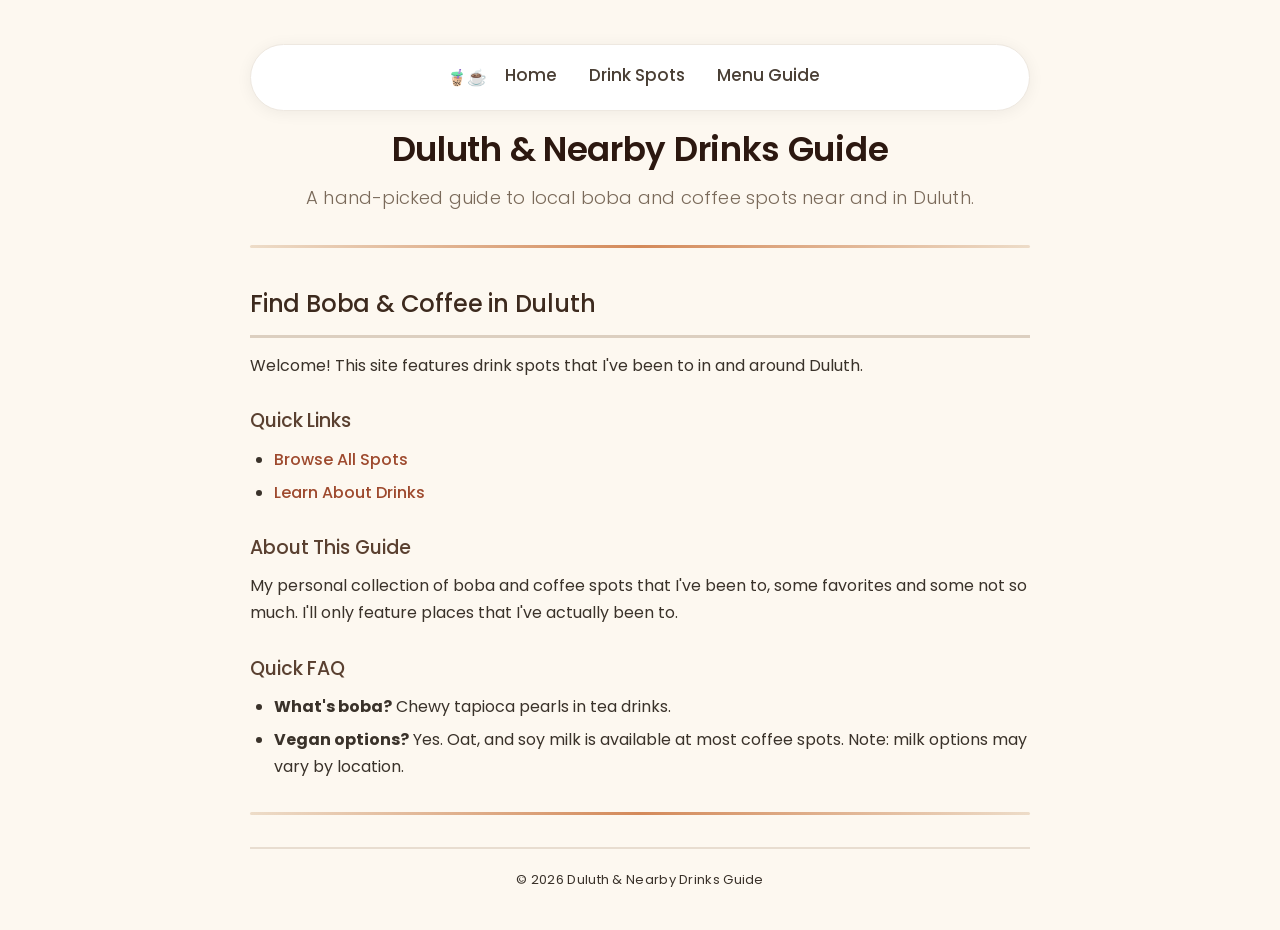
<file: index.html>
<!DOCTYPE html>
<html lang="en">
<head>
    <meta charset="UTF-8">
    <meta name="viewport" content="width=device-width, initial-scale=1.0">
    <meta name="description" content="Guide to local boba and coffee spots near and in Duluth.">
    <meta name="author" content="Victoria Wang">
    <!--Seo Image -->
    <meta property="og:image" content="assets/seo-image.png">
    
    <link rel="icon" href="data:image/svg+xml,%3Csvg xmlns='http://www.w3.org/2000/svg' viewBox='0 0 100 100'%3E%3Ctext y='.9em' font-size='70'%3E%E2%98%95%3C/text%3E%3Ctext x='40' y='.9em' font-size='55'%3E%F0%9F%A7%8B%3C/text%3E%3C/svg%3E">
    <!-- Reset Stylesheet -->
    <link rel="stylesheet" href="reset.css">
    <!-- Google Fonts (Poppins) -->
    <link href="https://fonts.googleapis.com/css2?family=Poppins:wght@100;200;300;400;500;600;700;800;900&display=swap" rel="stylesheet">
    <!-- My Stylesheet-->
    <link rel="stylesheet" href="style.css">
    
    <title>Duluth & Nearby Drinks Guide</title>
</head>
<body>

    <!-- ===== NAVBAR ===== -->
    <nav>
        <ul>
            <li class="nav-logo">🧋☕</li>
            <li><a href="index.html">Home</a></li>
            <li><a href="drink-spots.html">Drink Spots</a></li>
            <li><a href="menu-guide.html">Menu Guide</a></li>
        </ul>
    </nav>

    <!-- ===== HEADER ===== -->
    <header>
        <h1>Duluth &amp; Nearby Drinks Guide</h1>
        <p>A hand-picked guide to local boba and coffee spots near and in Duluth.</p>
    </header>

    <hr>

    <!-- ===== MAIN CONTENT ===== -->
    <main>
        <h2>Find Boba &amp; Coffee in Duluth</h2>
        <p>Welcome! This site features drink spots that I've been to in and around Duluth.</p>

        <h3>Quick Links</h3>
        <ul>
            <li><a href="drink-spots.html">Browse All Spots</a></li>
            <li><a href="menu-guiryude.html">Learn About Drinks</a></li>
        </ul>

        <h3>About This Guide</h3>
        <p>My personal collection of boba and coffee spots that I've been to, some favorites and some not so much. I'll only feature places that I've actually been to.</p>

        <h3>Quick FAQ</h3>
        <ul>
            <li><strong>What's boba?</strong> Chewy tapioca pearls in tea drinks.</li>
            <li><strong>Vegan options?</strong> Yes. Oat, and soy milk is available at most coffee spots. Note: milk options may vary by location.</li>
        </ul>
    </main>

    <hr>

    <!-- ===== FOOTER ===== -->
    <footer>
        <p>&copy; 2026 Duluth & Nearby Drinks Guide</p>
    </footer>

</body>
</html>
</file>
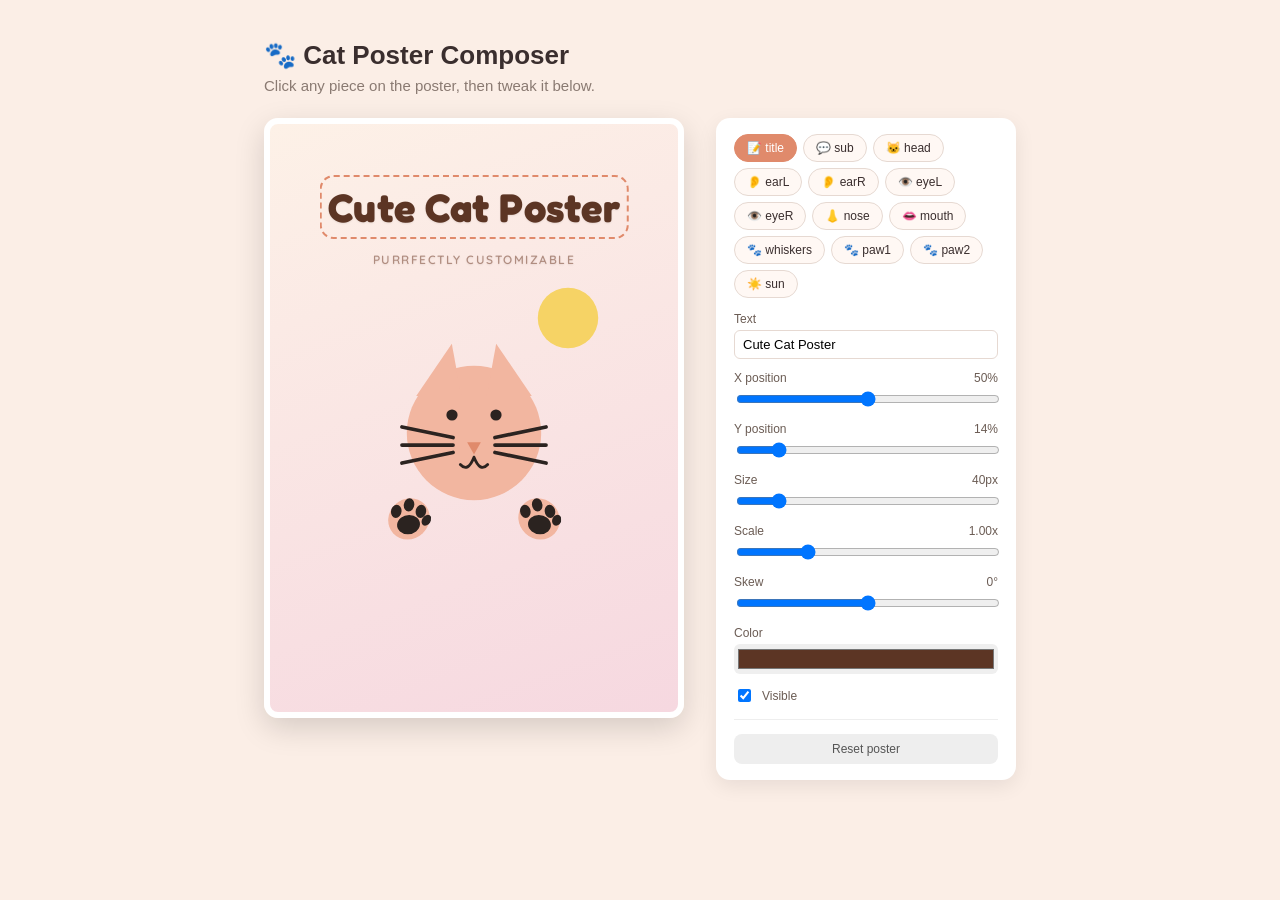
<file: 2-2 Input/index.html>
<!DOCTYPE html>
<html lang="en">
<head>
<meta charset="UTF-8">
<meta name="viewport" content="width=device-width, initial-scale=1, viewport-fit=cover">
<link rel="preconnect" href="https://fonts.googleapis.com">
<link rel="preconnect" href="https://fonts.gstatic.com" crossorigin">
<link href="https://fonts.googleapis.com/css2?family=Fredoka:wght@500;600;700&family=Quicksand:wght@500;600;700&display=swap" rel="stylesheet">
<link rel="stylesheet" href="styles.css">
<title>Cat Poster Composer</title>
</head>
<body>

<div class="layout">

  <header class="header">
    <h1>🐾 Cat Poster Composer</h1>
    <p class="sub">Click any piece on the poster, then tweak it below.</p>
  </header>

  <!-- Alignment spacer -->
  <div class="header-spacer" aria-hidden="true"></div>

  <div id="poster"></div>

  <div id="panel">
    <div class="chooser" id="chooser"></div>

    <div class="row text-row" id="row-text">
      <label>Text</label>
      <input type="text" id="ctrl-text">
    </div>

    <div class="row">
      <label>X position <span id="lbl-x"></span></label>
      <input type="range" id="ctrl-x" min="0" max="100" step="1">
    </div>
    <div class="row">
      <label>Y position <span id="lbl-y"></span></label>
      <input type="range" id="ctrl-y" min="0" max="100" step="1">
    </div>
    <div class="row">
      <label>Size <span id="lbl-size"></span></label>
      <input type="range" id="ctrl-size" min="10" max="220" step="1">
    </div>
    <div class="row">
      <label>Scale <span id="lbl-scale"></span></label>
      <input type="range" id="ctrl-scale" min="0.3" max="3" step="0.05">
    </div>
    <div class="row">
      <label>Skew <span id="lbl-skew"></span></label>
      <input type="range" id="ctrl-skew" min="-45" max="45" step="1">
    </div>
    <div class="row color-row" id="row-color">
      <label>Color</label>
      <input type="color" id="ctrl-color">
    </div>

    <div class="row" id="row-visible" style="display:flex; align-items:center; gap:8px;">
      <input type="checkbox" id="ctrl-visible" style="width:auto;">
      <label style="margin:0;">Visible</label>
    </div>

    <hr>
    <button id="resetBtn">Reset poster</button>
  </div>

</div>

<script src="script.js"></script>
</body>
</html>
</file>
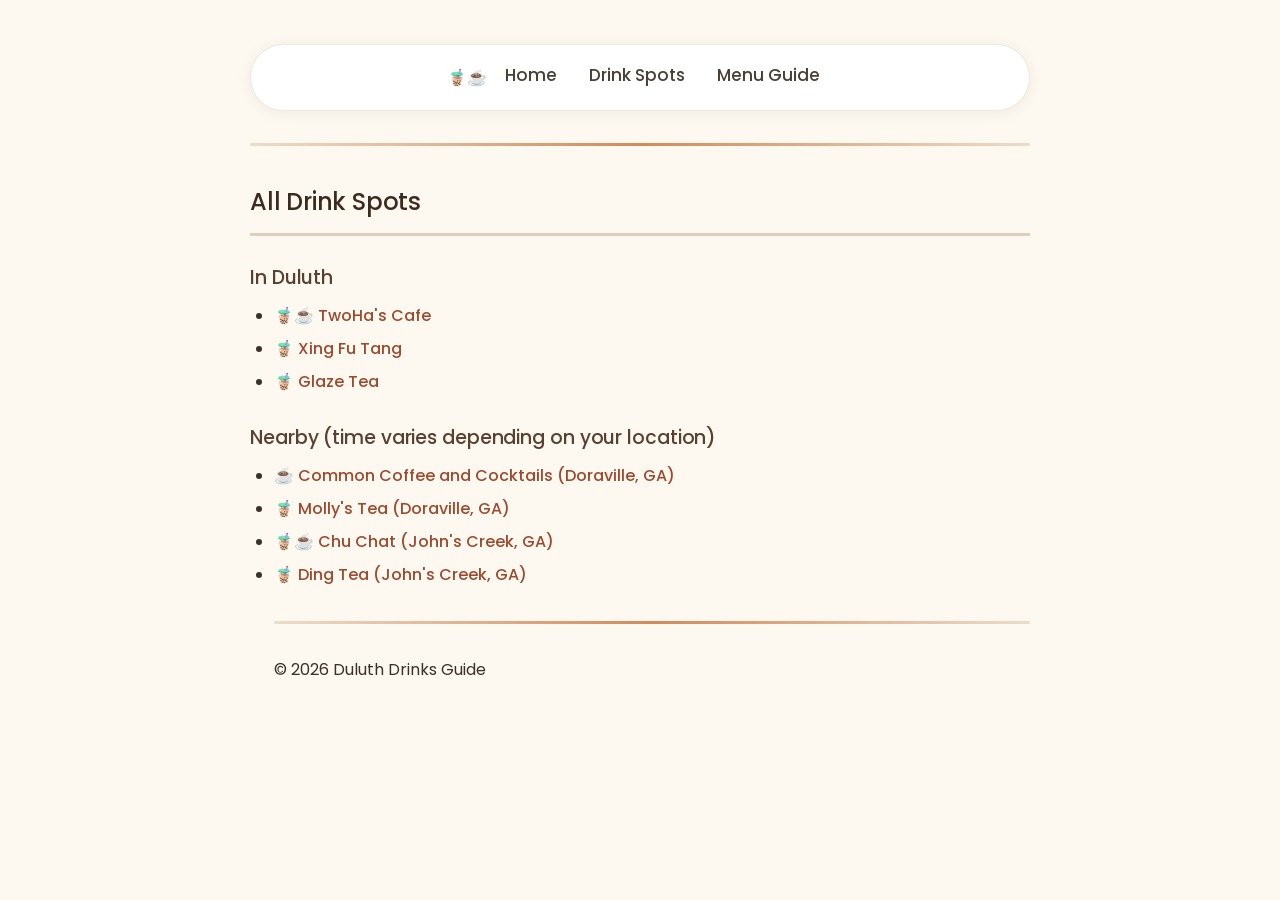
<file: drink-spots.html>
<!DOCTYPE html>
<html lang="en">
<head>
    <meta charset="UTF-8">
    <meta name="viewport" content="width=device-width, initial-scale=1.0">
    <meta name="description" content="Guide to local boba and coffee spots near and in Duluth.">
    <meta name="author" content="Victoria Wang">
    
    <link rel="icon" href="data:image/svg+xml,%3Csvg xmlns='http://www.w3.org/2000/svg' viewBox='0 0 100 100'%3E%3Ctext y='.9em' font-size='70'%3E%E2%98%95%3C/text%3E%3Ctext x='40' y='.9em' font-size='55'%3E%F0%9F%A7%8B%3C/text%3E%3C/svg%3E">
    <!-- Reset Stylesheet -->
    <link rel="stylesheet" href="reset.css">
    <!-- Google Fonts (Poppins) -->
    <link href="https://fonts.googleapis.com/css2?family=Poppins:wght@100;200;300;400;500;600;700;800;900&display=swap" rel="stylesheet">
    <!-- My Stylesheet-->
    <link rel="stylesheet" href="style.css">

    <title>Drink Spots</title>
</head>
<body>

    <!-- ===== NAVBAR ===== -->
    <nav>
        <ul>
            <li class="nav-logo">🧋☕</li>
            <li><a href="index.html">Home</a></li>
            <li><a href="drink-spots.html">Drink Spots</a></li>
            <li><a href="menu-guide.html">Menu Guide</a></li>
        </ul>
    </nav>

    <hr>

    <h2>All Drink Spots</h2>

   <!-- In Duluth -->
    <h3>In Duluth</h3>
    <ul>
    <li><a href="location-twohas.html">🧋☕ TwoHa's Cafe</a></li>
    <li><a href="location-xing-fu+tang.html">🧋 Xing Fu Tang</a></li>
    <li><a href="location-glaze-tea.html">🧋 Glaze Tea</a></li>
    </ul>

    <!-- Nearby -->
    <h3>Nearby (time varies depending on your location)</h3>
    <ul>
    <li><a href="location-common-coffee.html">☕ Common Coffee and Cocktails (Doraville, GA)</a></li>
    <li><a href="location-mollys-tea.html">🧋 Molly's Tea (Doraville, GA)</a></li> 
    <li><a href="location-chu-chat.html">🧋☕ Chu Chat (John's Creek, GA)</a></li>
    <li><a href="location-ding-tea.html">🧋 Ding Tea (John's Creek, GA)</a></li>


    <hr>
    <p>&copy; 2026 Duluth Drinks Guide</p>

</body>
</html>
</file>
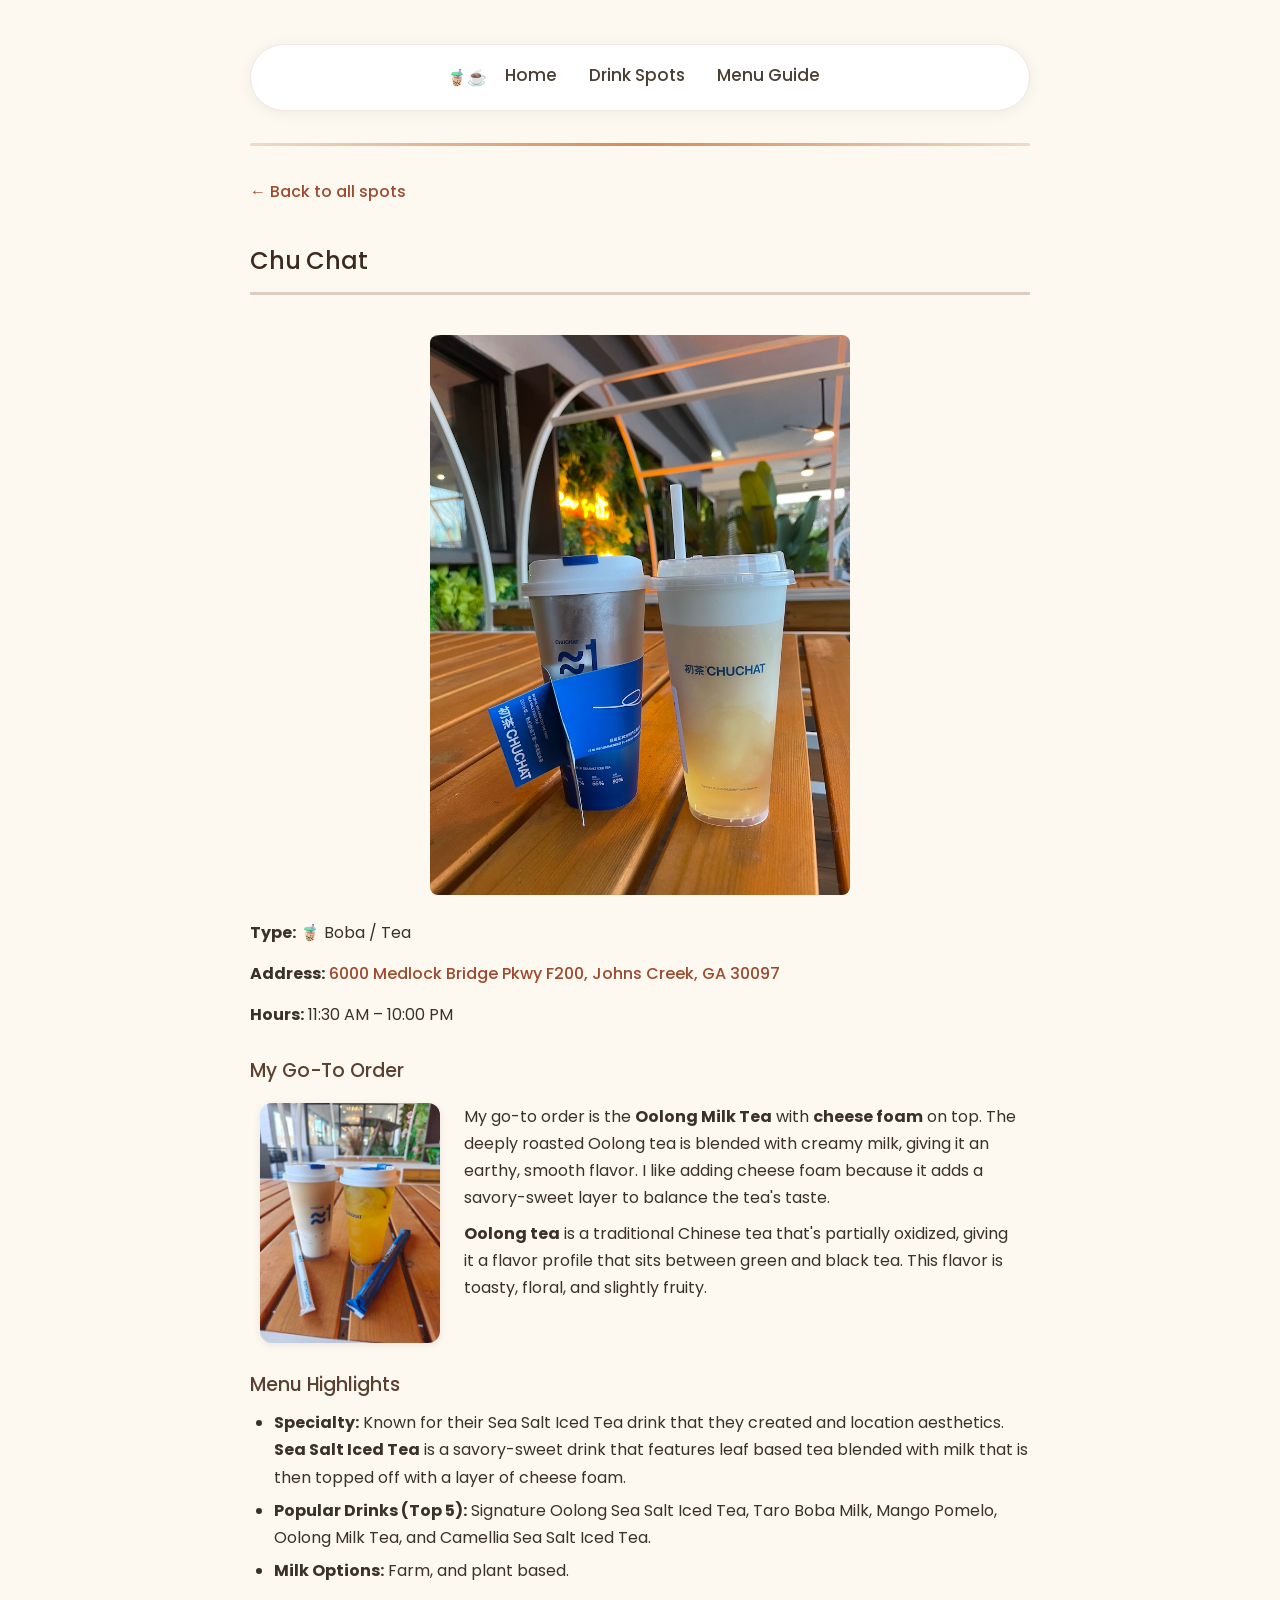
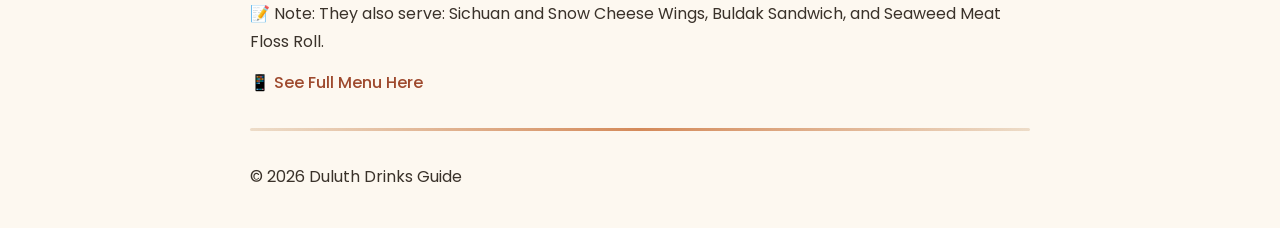
<file: location-chu-chat.html>
<!DOCTYPE html>
<html lang="en">
<head>
    <meta charset="UTF-8">
    <meta name="viewport" content="width=device-width, initial-scale=1.0">

    <link rel="icon" href="data:image/svg+xml,%3Csvg xmlns='http://www.w3.org/2000/svg' viewBox='0 0 100 100'%3E%3Ctext y='.9em' font-size='70'%3E%E2%98%95%3C/text%3E%3Ctext x='40' y='.9em' font-size='55'%3E%F0%9F%A7%8B%3C/text%3E%3C/svg%3E">
    <!-- Reset Stylesheet -->
    <link rel="stylesheet" href="reset.css">
    <!-- Google Fonts (Poppins) -->
    <link href="https://fonts.googleapis.com/css2?family=Poppins:wght@100;200;300;400;500;600;700;800;900&display=swap" rel="stylesheet">
    <!-- My Stylesheet-->
    <link rel="stylesheet" href="style.css">
    
    <title>Chu Chat - Duluth Drinks Guide</title>
</head>
<body>

    <!-- ===== NAVBAR ===== -->
    <nav>
        <ul>
            <li class="nav-logo">🧋☕</li>
            <li><a href="index.html">Home</a></li>
            <li><a href="drink-spots.html">Drink Spots</a></li>
            <li><a href="menu-guide.html">Menu Guide</a></li>
        </ul>
    </nav>

    <hr>

    <!-- Return link -->
    <p><a href="drink-spots.html">&larr; Back to all spots</a></p>

        <!-- ===== LOCATION NAME ===== -->
    <h2>Chu Chat</h2>

    <!-- ===== LOCATION IMAGE ===== -->
    <img src="assets/chu-chat.jpg" alt="Chu Chat" class="location-image">

    <!-- ===== LOCATION DETAILS ===== -->
    <p><strong>Type:</strong> 🧋 Boba / Tea</p>
    <p><strong>Address:</strong> <a href="https://maps.app.goo.gl/TkB2GUR6Rj8K4wvF6" target="_blank" class="map-link">6000 Medlock Bridge Pkwy F200, Johns Creek, GA 30097</a></p>
    <p><strong>Hours:</strong> 11:30 AM – 10:00 PM</p>

    <h3>My Go-To Order</h3>
    <div class="go-to-order">
        <img src="assets/chu-chat-drinks2.JPG" alt="Oolong Milk Tea" class="drink-photo">
        <div class="go-to-order-content">
            <p>My go-to order is the <strong>Oolong Milk Tea</strong> with <strong>cheese foam</strong> on top. The deeply roasted Oolong tea is blended with creamy milk, giving it an earthy, smooth flavor. I like adding cheese foam because it adds a savory-sweet layer to balance the tea's taste.</p>
            <p><strong>Oolong tea</strong> is a traditional Chinese tea that's partially oxidized, giving it a flavor profile that sits between green and black tea. This flavor is toasty, floral, and slightly fruity.</p>
        </div>
    </div>

    <h3>Menu Highlights</h3>
    <ul>
        <li><strong>Specialty:</strong> Known for their Sea Salt Iced Tea drink that they created and location aesthetics. <strong>Sea Salt Iced Tea</strong> is a savory-sweet drink that features leaf based tea blended with milk that is then topped off with a layer of cheese foam.</li>
        <li><strong>Popular Drinks (Top 5):</strong> Signature Oolong Sea Salt Iced Tea, Taro Boba Milk, Mango Pomelo, Oolong Milk Tea, and Camellia Sea Salt Iced Tea.</li>
        <li><strong>Milk Options:</strong> Farm, and plant based. </li>
    </ul>

    <p><em>📝 Note: They also serve: Sichuan and Snow Cheese Wings, Buldak Sandwich, and Seaweed Meat Floss Roll.</em></p>

    <p><a href="https://www.chuchatusa.com/" target="_blank" class="menu-link">📱 See Full Menu Here</a></p>
    <hr>
    <p>&copy; 2026 Duluth Drinks Guide</p>

</body>
</html>
</file>
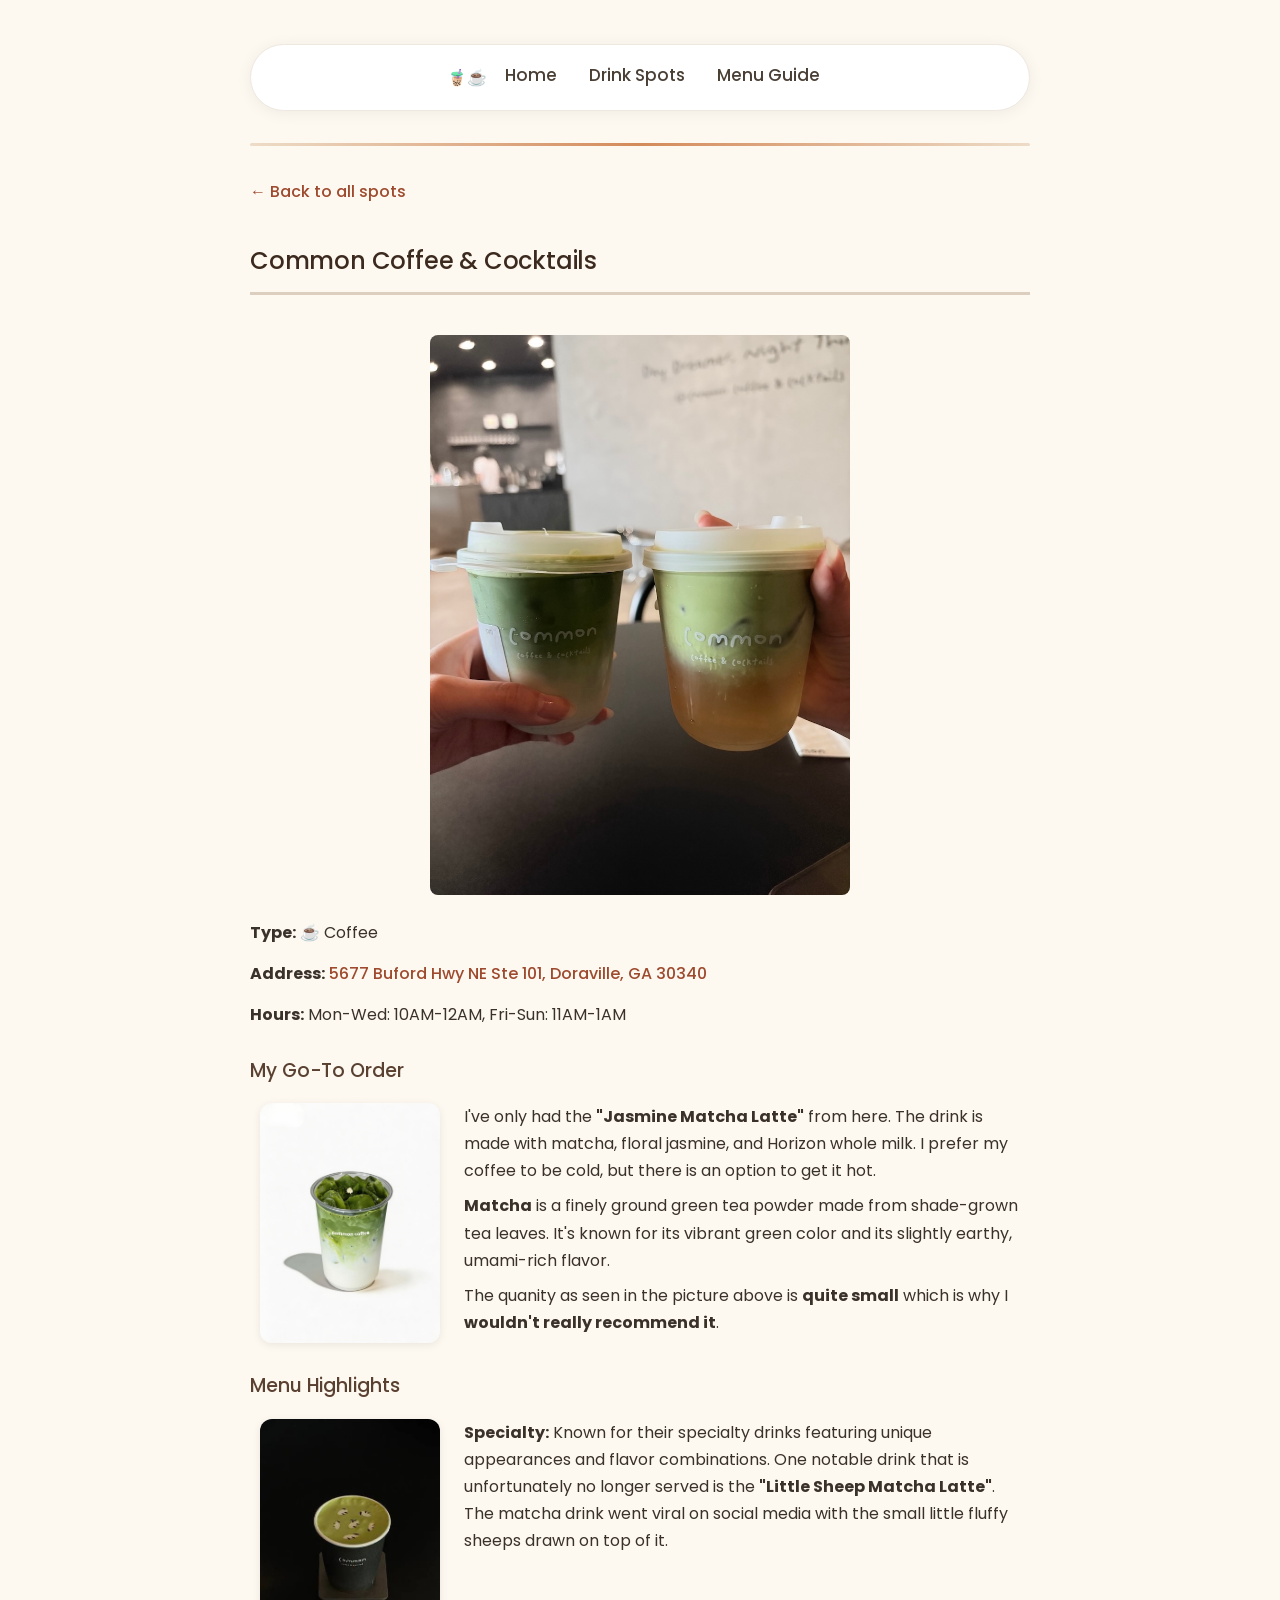
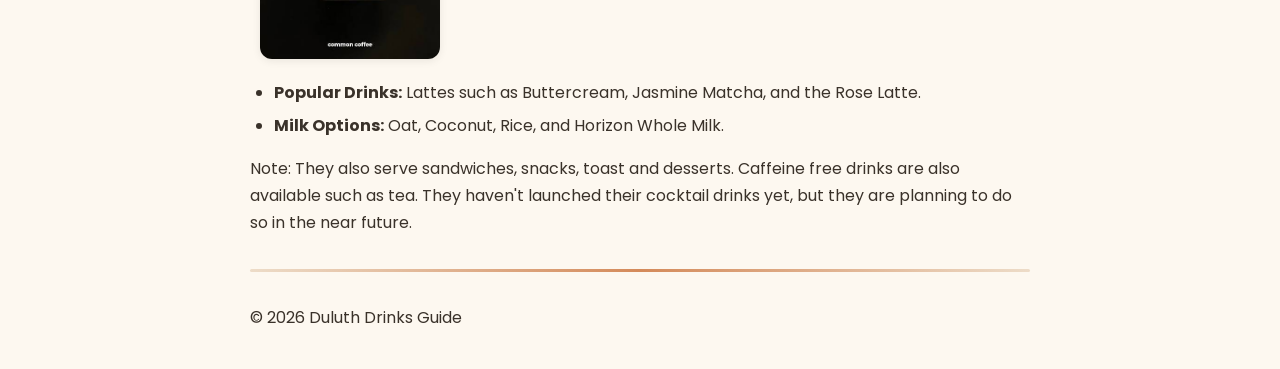
<file: location-common-coffee.html>
<!DOCTYPE html>
<html lang="en">
<head>
    <meta charset="UTF-8">
    <meta name="viewport" content="width=device-width, initial-scale=1.0">

     <link rel="icon" href="data:image/svg+xml,%3Csvg xmlns='http://www.w3.org/2000/svg' viewBox='0 0 100 100'%3E%3Ctext y='.9em' font-size='70'%3E%E2%98%95%3C/text%3E%3Ctext x='40' y='.9em' font-size='55'%3E%F0%9F%A7%8B%3C/text%3E%3C/svg%3E">
    <!-- Reset Stylesheet -->
    <link rel="stylesheet" href="reset.css">
    <!-- Google Fonts (Poppins) -->
    <link href="https://fonts.googleapis.com/css2?family=Poppins:wght@100;200;300;400;500;600;700;800;900&display=swap" rel="stylesheet">
    <!-- My Stylesheet-->
    <link rel="stylesheet" href="style.css">
    
    <title>Common Coffee & Cocktails - Duluth Drinks Guide</title>
</head>
<body>

    <!-- ===== NAVBAR ===== -->
    <nav>
        <ul>
            <li class="nav-logo">🧋☕</li>
            <li><a href="index.html">Home</a></li>
            <li><a href="drink-spots.html">Drink Spots</a></li>
            <li><a href="menu-guide.html">Menu Guide</a></li>
        </ul>
    </nav>

    <hr>

    <!-- Return link -->
    <p><a href="drink-spots.html">&larr; Back to all spots</a></p>

    <!-- Location Name -->
    <h2>Common Coffee & Cocktails</h2>

    <img src="assets/common-coffee.jpg" alt="Common Coffee placement image" class="location-image">

    <p><strong>Type:</strong> ☕ Coffee</p>
    <p><strong>Address:</strong> <a href="https://maps.app.goo.gl/aQvwRekDQMYEUUfUA" target="_blank" class="map-link">5677 Buford Hwy NE Ste 101, Doraville, GA 30340</a></p>
    <p><strong>Hours:</strong>  Mon-Wed: 10AM-12AM, Fri-Sun: 11AM-1AM</p>

    <h3>My Go-To Order</h3>
    <div class="go-to-order">
    <img src="assets/jasmine-matcha-latte.jpg" alt="Jasmine Matcha Latte" class="drink-photo">
    <div class="go-to-order-content">
        <p>I've only had the <strong>"Jasmine Matcha Latte"</strong> from here. The drink is made with matcha, floral jasmine, and Horizon whole milk. I prefer my coffee to be cold, but there is an option to get it hot.</p>
        <p><strong>Matcha</strong> is a finely ground green tea powder made from shade-grown tea leaves. It's known for its vibrant green color and its slightly earthy, umami-rich flavor.</p>
        <p>The quanity as seen in the picture above is <strong>quite small</strong> which is why I <strong>wouldn't really recommend it</strong>.</p>
    </div>
    </div>

    <h3>Menu Highlights</h3>
    <div class="go-to-order">
    <img src="assets/little-sheep-matcha-latte.jpg" alt="Little Sheep Matcha Latte" class="drink-photo">
    <div class="go-to-order-content">
        <p><strong>Specialty:</strong> Known for their specialty drinks featuring unique appearances and flavor combinations. One notable drink that is unfortunately no longer served is the <strong>"Little Sheep Matcha Latte"</strong>. The matcha drink went viral on social media with the small little fluffy sheeps drawn on top of it.</p>
    </div>
    </div>

    <ul>
    <li><strong>Popular Drinks:</strong> Lattes such as Buttercream, Jasmine Matcha, and the Rose Latte.</li>
    <li><strong>Milk Options:</strong> Oat, Coconut, Rice, and Horizon Whole Milk.</li>
    </ul>


    <p><em>Note: They also serve sandwiches, snacks, toast and desserts. Caffeine free drinks are also available such as tea. They haven't launched their cocktail drinks yet, but they are planning to do so in the near future.</em></p>

    <hr>
    <p>&copy; 2026 Duluth Drinks Guide</p>

</body>
</html>
</file>
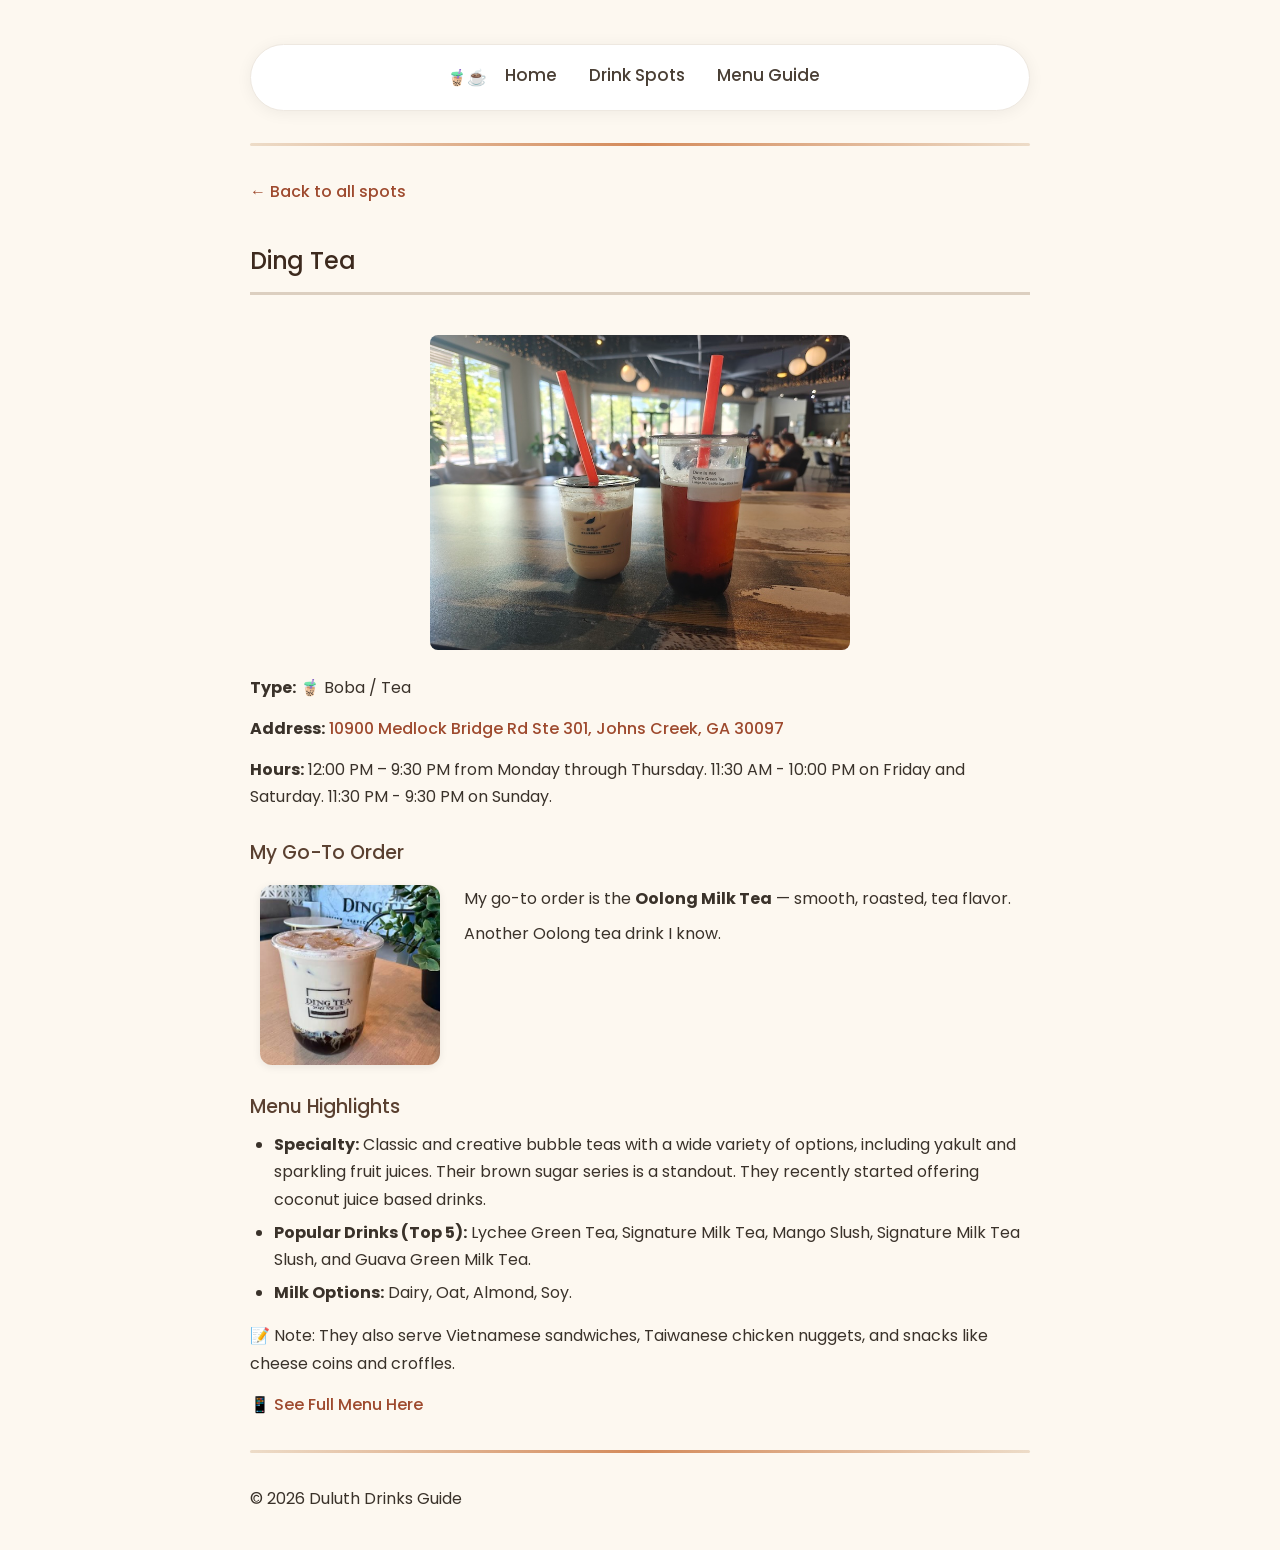
<file: location-ding-tea.html>
<!DOCTYPE html>
<html lang="en">
<head>
    <meta charset="UTF-8">
    <meta name="viewport" content="width=device-width, initial-scale=1.0">

    <link rel="icon" href="data:image/svg+xml,%3Csvg xmlns='http://www.w3.org/2000/svg' viewBox='0 0 100 100'%3E%3Ctext y='.9em' font-size='70'%3E%E2%98%95%3C/text%3E%3Ctext x='40' y='.9em' font-size='55'%3E%F0%9F%A7%8B%3C/text%3E%3C/svg%3E">
    <!-- Reset Stylesheet -->
     <link rel="stylesheet" href="reset.css">
    <!-- Google Fonts (Poppins) -->
    <link href="https://fonts.googleapis.com/css2?family=Poppins:wght@100;200;300;400;500;600;700;800;900&display=swap" rel="stylesheet">
    <!-- My Stylesheet-->
    <link rel="stylesheet" href="style.css">
    
    <title>Ding Tea - Duluth Drinks Guide</title>
</head>
<body>

     <!-- ===== NAVBAR ===== -->
    <nav>
        <ul>
            <li class="nav-logo">🧋☕</li>
            <li><a href="index.html">Home</a></li>
            <li><a href="drink-spots.html">Drink Spots</a></li>
            <li><a href="menu-guide.html">Menu Guide</a></li>
        </ul>
    </nav>

    <hr>

    <!-- Return link -->
    <p><a href="drink-spots.html">&larr; Back to all spots</a></p>

     <!-- Location Name -->
    <h2>Ding Tea</h2>

    <img src="assets/dingtea-drinks1.JPG" alt="Ding Tea" class="location-image">

    <p><strong>Type:</strong> 🧋 Boba / Tea</p>
    <p><strong>Address:</strong> <a href="https://maps.app.goo.gl/3BCq9YuxAXg6GhDz9" target="_blank" class="map-link">10900 Medlock Bridge Rd Ste 301, Johns Creek, GA 30097</a></p>
    <p><strong>Hours:</strong> 12:00 PM – 9:30 PM from Monday through Thursday. 11:30 AM - 10:00 PM on Friday and Saturday. 11:30 PM - 9:30 PM on Sunday.</p>

    <h3>My Go-To Order</h3>
    <div class="go-to-order">
        <img src="assets/dingtea-oolong.jpg" alt="Oolong Milk Tea" class="drink-photo">
        <div class="go-to-order-content">
        <p>My go-to order is the <strong>Oolong Milk Tea</strong> — smooth, roasted, tea flavor.</p>
        <p><em>Another Oolong tea drink I know.</em></p>
        </div>
    </div>

    <h3>Menu Highlights</h3>
    <ul>
        <li><strong>Specialty:</strong> Classic and creative bubble teas with a wide variety of options, including yakult and sparkling fruit juices. Their brown sugar series is a standout. They recently started offering coconut juice based drinks.</li>
        <li><strong>Popular Drinks (Top 5):</strong> Lychee Green Tea, Signature Milk Tea, Mango Slush, Signature Milk Tea Slush, and Guava Green Milk Tea.</li>
        <li><strong>Milk Options:</strong> Dairy, Oat, Almond, Soy.</li>
    </ul>

    <p><em>📝 Note: They also serve Vietnamese sandwiches, Taiwanese chicken nuggets, and snacks like cheese coins and croffles.</em></p>

    <p><a href="https://order.online/store/ding-tea-johns-creek-24475922" target="_blank" class="menu-link">📱 See Full Menu Here</a></p>

    <hr>
    <p>&copy; 2026 Duluth Drinks Guide</p>

</body>
</html>
</file>
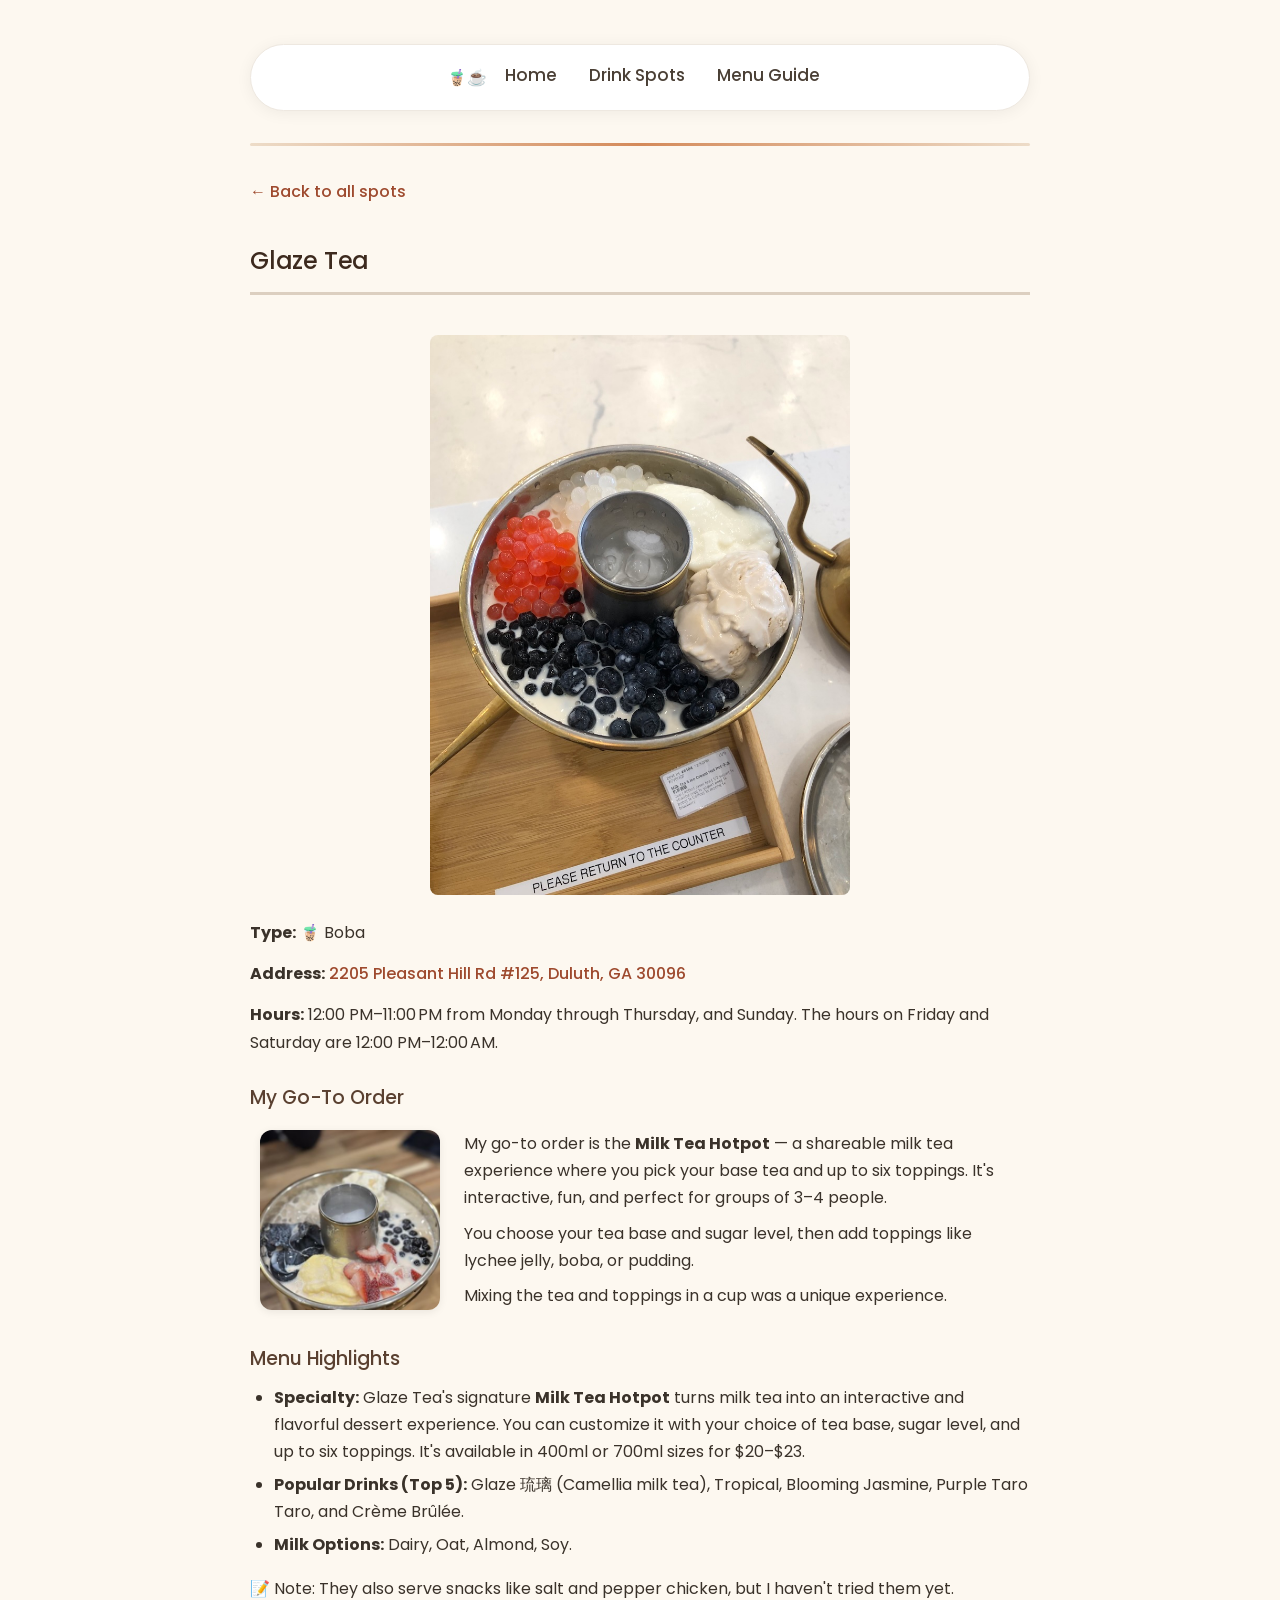
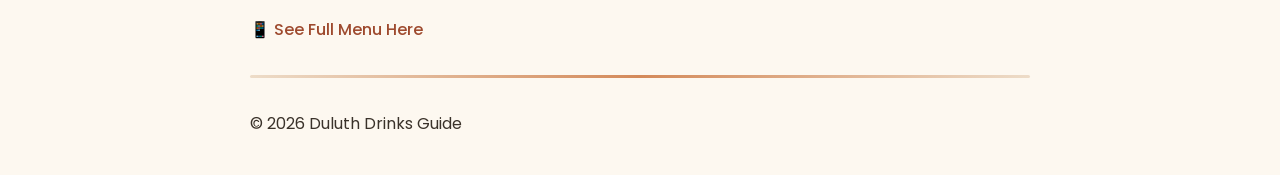
<file: location-glaze-tea.html>
<!DOCTYPE html>
<html lang="en">
<head>
    <meta charset="UTF-8">
    <meta name="viewport" content="width=device-width, initial-scale=1.0">

    <link rel="icon" href="data:image/svg+xml,%3Csvg xmlns='http://www.w3.org/2000/svg' viewBox='0 0 100 100'%3E%3Ctext y='.9em' font-size='70'%3E%E2%98%95%3C/text%3E%3Ctext x='40' y='.9em' font-size='55'%3E%F0%9F%A7%8B%3C/text%3E%3C/svg%3E">
    <!-- Reset Stylesheet -->
    <link rel="stylesheet" href="reset.css">
    <!-- Google Fonts (Poppins) -->
    <link href="https://fonts.googleapis.com/css2?family=Poppins:wght@100;200;300;400;500;600;700;800;900&display=swap" rel="stylesheet">
    <!-- My Stylesheet-->
    <link rel="stylesheet" href="style.css">
    
    <title>Glaze Tea - Duluth Drinks Guide</title>
</head>
<body>

    <!-- ===== NAVBAR ===== -->
    <nav>
        <ul>
            <li class="nav-logo">🧋☕</li>
            <li><a href="index.html">Home</a></li>
            <li><a href="drink-spots.html">Drink Spots</a></li>
            <li><a href="menu-guide.html">Menu Guide</a></li>
        </ul>
    </nav>

    <hr>

    <!-- Return link -->
    <p><a href="drink-spots.html">&larr; Back to all spots</a></p>

    <!-- Location Name -->
    <h2>Glaze Tea</h2>

    <img src="assets/glazetea-hotpot1.jpg" alt="Glaze Tea placement image" class="location-image">

    <p><strong>Type:</strong> 🧋 Boba</p>
    <p><strong>Address:</strong> <a href="https://maps.app.goo.gl/rzYtEhbkLgJwxMn27" target="_blank" class="map-link">2205 Pleasant Hill Rd #125, Duluth, GA 30096</a></p>
    <p><strong>Hours:</strong> 12:00 PM–11:00 PM from Monday through Thursday, and Sunday. The hours on Friday and Saturday are 12:00 PM–12:00 AM.</p>

    <h3>My Go-To Order</h3>
    <div class="go-to-order">
    <img src="assets/glazetea-hotpot.jpg" alt="Milk Tea Hotpot" class="drink-photo">
    <div class="go-to-order-content">
        <p>My go-to order is the <strong>Milk Tea Hotpot</strong> — a shareable milk tea experience where you pick your base tea and up to six toppings. It's interactive, fun, and perfect for groups of 3–4 people.</p>
        <p>You choose your tea base and sugar level, then add toppings like lychee jelly, boba, or pudding.</p>
        <p><em>Mixing the tea and toppings in a cup was a unique experience.</em></p>
    </div>
    </div>

    <h3>Menu Highlights</h3>

    <ul>
    <li><strong>Specialty:</strong> Glaze Tea's signature <strong>Milk Tea Hotpot</strong> turns milk tea into an interactive and flavorful dessert experience. You can customize it with your choice of tea base, sugar level, and up to six toppings. It's available in 400ml or 700ml sizes for $20–$23.</li>
    <li><strong>Popular Drinks (Top 5):</strong> Glaze 琉璃 (Camellia milk tea), Tropical, Blooming Jasmine, Purple Taro Taro, and Crème Brûlée.</li>
    <li><strong>Milk Options:</strong> Dairy, Oat, Almond, Soy.</li>
    </ul>

    <p><em>📝 Note: They also serve snacks like salt and pepper chicken, but I haven't tried them yet.</em></p>

    <p><a href="https://pos.chowbus.com/online-ordering/store/Glaze-Tea-Duluth/14590" target="_blank" class="menu-link">📱 See Full Menu Here</a></p>

    <hr>
    <p>&copy; 2026 Duluth Drinks Guide</p>

    </body>
    </html>
</file>
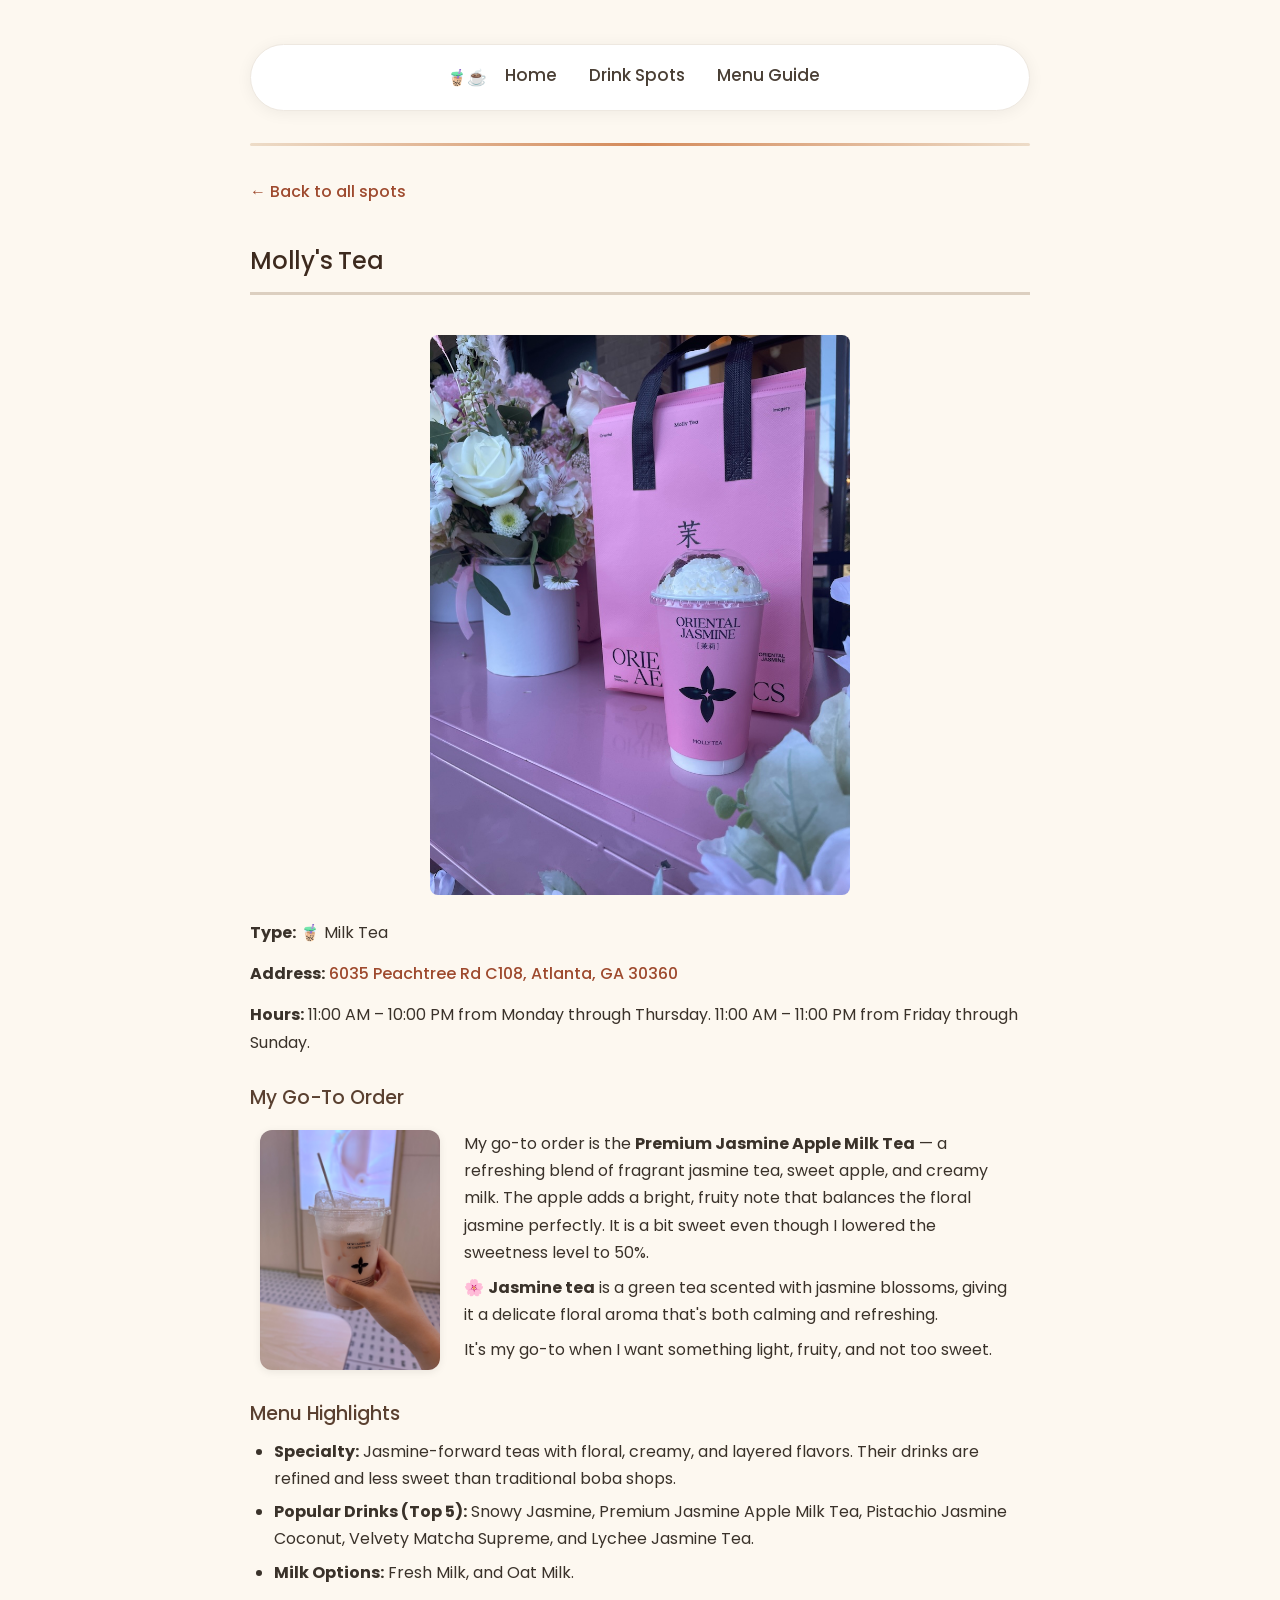
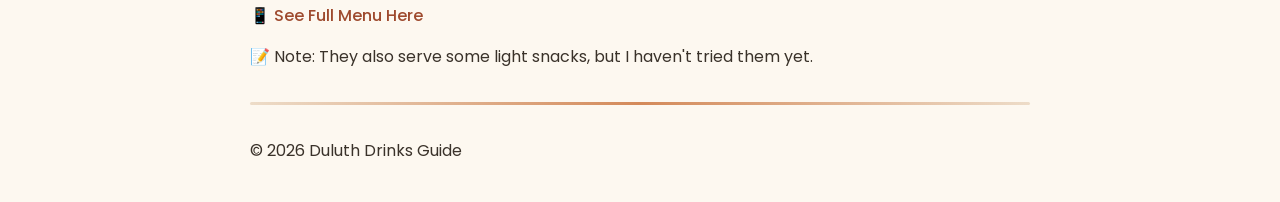
<file: location-mollys-tea.html>
<!DOCTYPE html>
<html lang="en">
<head>
    <meta charset="UTF-8">
    <meta name="viewport" content="width=device-width, initial-scale=1.0">

    <link rel="icon" href="data:image/svg+xml,%3Csvg xmlns='http://www.w3.org/2000/svg' viewBox='0 0 100 100'%3E%3Ctext y='.9em' font-size='70'%3E%E2%98%95%3C/text%3E%3Ctext x='40' y='.9em' font-size='55'%3E%F0%9F%A7%8B%3C/text%3E%3C/svg%3E">
    <!-- Reset Stylesheet -->
    <link rel="stylesheet" href="reset.css">
    <!-- Google Fonts (Poppins) -->
    <link href="https://fonts.googleapis.com/css2?family=Poppins:wght@100;200;300;400;500;600;700;800;900&display=swap" rel="stylesheet">
    <!-- My Stylesheet-->
    <link rel="stylesheet" href="style.css">
    
    <title>Molly's Tea - Duluth Drinks Guide</title>
</head>
<body>

    <!-- ===== NAVBAR ===== -->
    <nav>
        <ul>
            <li class="nav-logo">🧋☕</li>
            <li><a href="index.html">Home</a></li>
            <li><a href="drink-spots.html">Drink Spots</a></li>
            <li><a href="menu-guide.html">Menu Guide</a></li>
        </ul>
    </nav>

    <hr>

    <!-- Return link -->
    <p><a href="drink-spots.html">&larr; Back to all spots</a></p>

    <!-- Location Name -->
    <h2>Molly's Tea</h2>

    <img src="assets/molly-tea-jasmine-drink.jpg" alt="Molly's Tea placement image" class="location-image">

    <p><strong>Type:</strong> 🧋 Milk Tea</p>
    <p><strong>Address:</strong> <a href="https://maps.app.goo.gl/hQZGpDse9wpissnFA" target="_blank" class="map-link">6035 Peachtree Rd C108, Atlanta, GA 30360</a></p>
    <p><strong>Hours:</strong> 11:00 AM – 10:00 PM from Monday through Thursday. 11:00 AM – 11:00 PM from Friday through Sunday.</p>

    <h3>My Go-To Order</h3>
    <div class="go-to-order">
        <img src="assets/molly-tea-apple-jasmine.jpg" alt="Premium Jasmine Apple Milk Tea" class="drink-photo">
        <div class="go-to-order-content">
            <p>My go-to order is the <strong>Premium Jasmine Apple Milk Tea</strong> — a refreshing blend of fragrant jasmine tea, sweet apple, and creamy milk. The apple adds a bright, fruity note that balances the floral jasmine perfectly. It is a bit sweet even though I lowered the sweetness level to 50%.</p>
            <p>🌸 <strong>Jasmine tea</strong> is a green tea scented with jasmine blossoms, giving it a delicate floral aroma that's both calming and refreshing.</p>
            <p><em>It's my go-to when I want something light, fruity, and not too sweet.</em></p>
        </div>
    </div>

    <h3>Menu Highlights</h3>
    <ul>
        <li><strong>Specialty:</strong> Jasmine-forward teas with floral, creamy, and layered flavors. Their drinks are refined and less sweet than traditional boba shops.</li>
        <li><strong>Popular Drinks (Top 5):</strong> Snowy Jasmine, Premium Jasmine Apple Milk Tea, Pistachio Jasmine Coconut, Velvety Matcha Supreme, and Lychee Jasmine Tea.</li>
        <li><strong>Milk Options:</strong> Fresh Milk, and Oat Milk.</li>
    </ul>

    <p><a href="https://pos.chowbus.com/online-ordering/store/Molly-tea-Duluth/23772" target="_blank" class="menu-link">📱 See Full Menu Here</a></p>

    <p><em>📝 Note: They also serve some light snacks, but I haven't tried them yet.</em></p>

    <hr>
    <p>&copy; 2026 Duluth Drinks Guide</p>

</body>
</html>
</file>
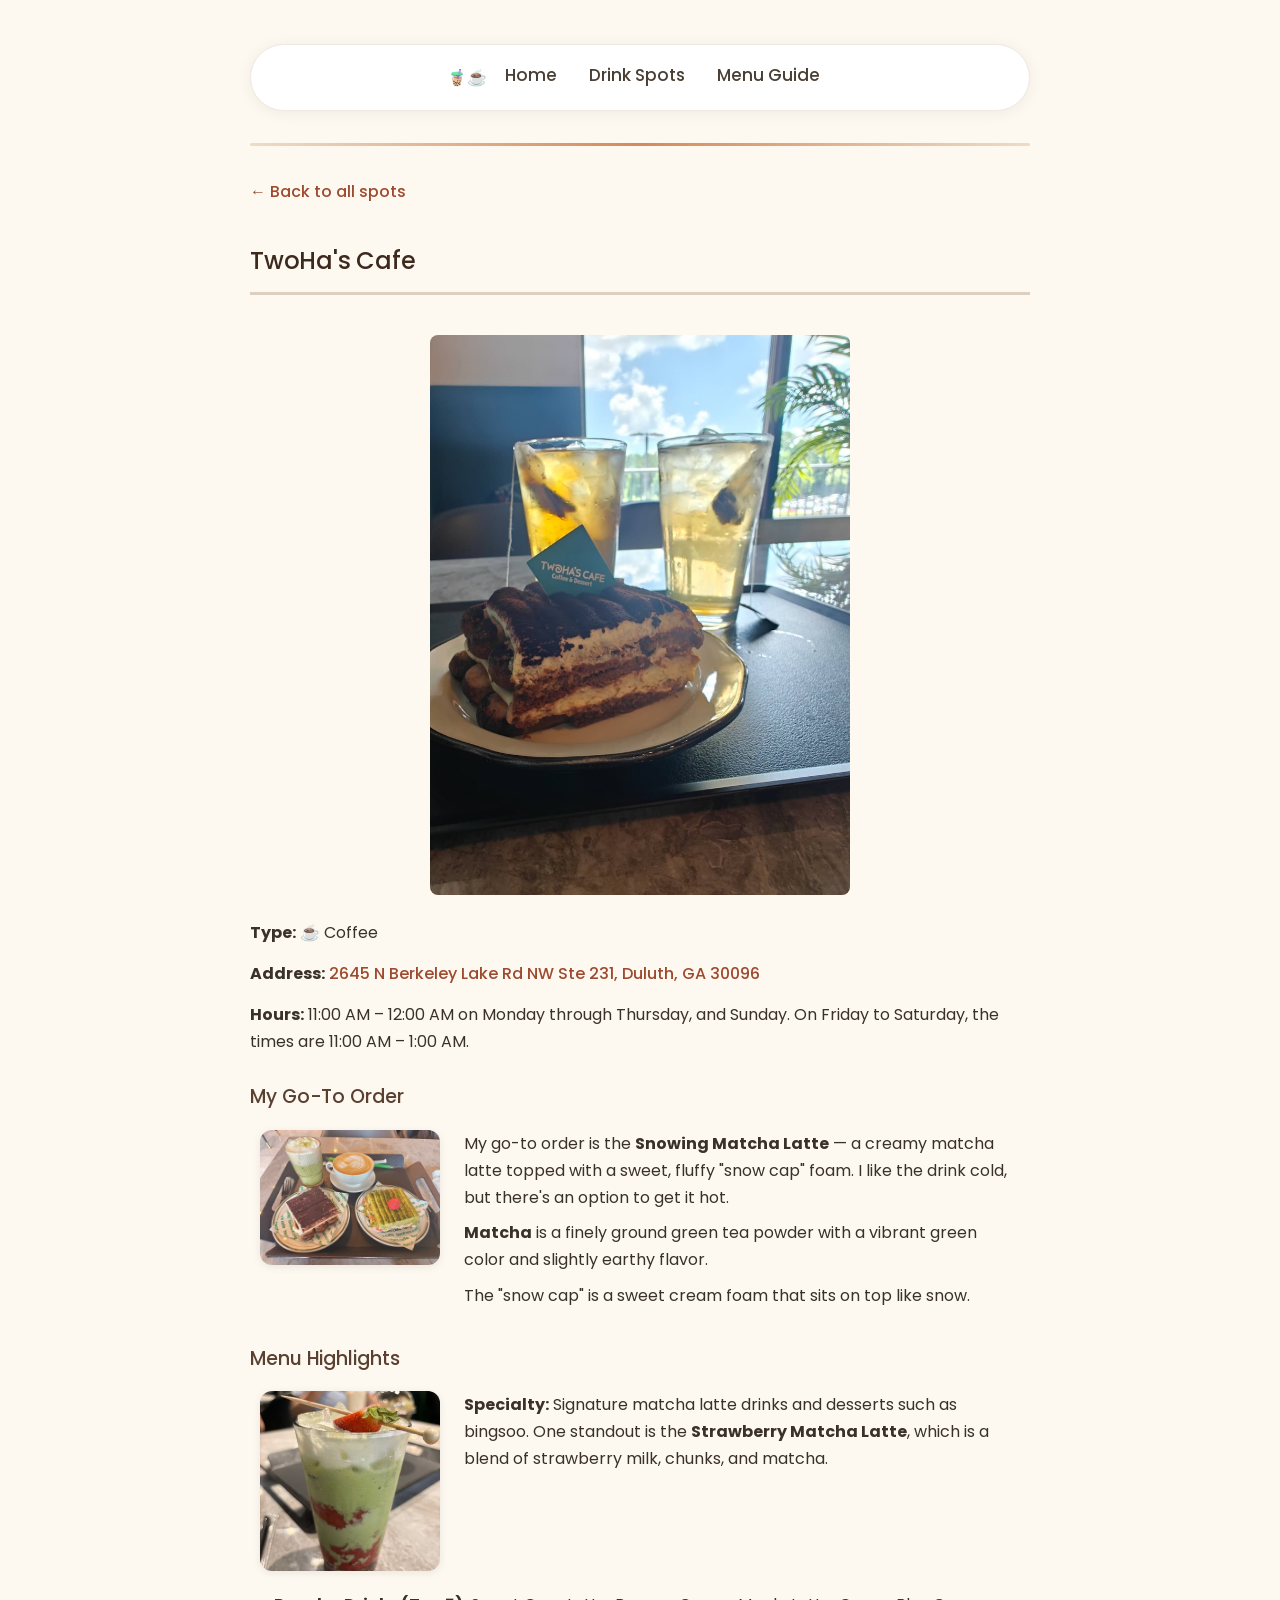
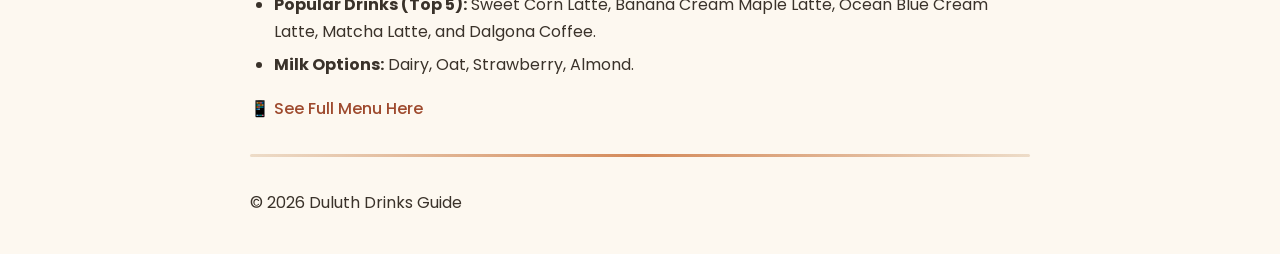
<file: location-twohas.html>
<!DOCTYPE html>
<html lang="en">
<head>
    <meta charset="UTF-8">
    <meta name="viewport" content="width=device-width, initial-scale=1.0">

    <link rel="icon" href="data:image/svg+xml,%3Csvg xmlns='http://www.w3.org/2000/svg' viewBox='0 0 100 100'%3E%3Ctext y='.9em' font-size='70'%3E%E2%98%95%3C/text%3E%3Ctext x='40' y='.9em' font-size='55'%3E%F0%9F%A7%8B%3C/text%3E%3C/svg%3E">
    <!-- Reset Stylesheet -->
    <link rel="stylesheet" href="reset.css">
    <!-- Google Fonts (Poppins) -->
    <link href="https://fonts.googleapis.com/css2?family=Poppins:wght@100;200;300;400;500;600;700;800;900&display=swap" rel="stylesheet">
    <!-- My Stylesheet-->
    <link rel="stylesheet" href="style.css">
    
    <title>TwoHa's Cafe - Duluth Drinks Guide</title>
</head>
<body>

    <!-- ===== NAVBAR ===== -->
    <nav>
        <ul>
            <li class="nav-logo">🧋☕</li>
            <li><a href="index.html">Home</a></li>
            <li><a href="drink-spots.html">Drink Spots</a></li>
            <li><a href="menu-guide.html">Menu Guide</a></li>
        </ul>
    </nav>

    <hr>

    <!-- Return link -->
    <p><a href="drink-spots.html">&larr; Back to all spots</a></p>

    <!-- ===== LOCATION NAME ===== -->
    <h2>TwoHa's Cafe</h2>

    <!-- ===== LOCATION IMAGE ===== -->
    <img src="assets/twohas-teabags.JPG" alt="TwoHa's Cafe" class="location-image">

    <!-- ===== LOCATION DETAILS ===== -->
    <p><strong>Type:</strong> ☕ Coffee </p>
    <p><strong>Address:</strong> <a href="https://maps.app.goo.gl/YXhdwyQDUdAW93RV9" target="_blank" class="map-link">2645 N Berkeley Lake Rd NW Ste 231, Duluth, GA 30096</a></p>
    <p><strong>Hours:</strong> 11:00 AM – 12:00 AM on Monday through Thursday, and Sunday. On Friday to Saturday, the times are 11:00 AM – 1:00 AM.</p>

    <h3>My Go-To Order</h3>
    <div class="go-to-order">
        <img src="assets/twohas-drink2.jpg" alt="Snowing Matcha Latte" class="drink-photo">
        <div class="go-to-order-content">
        <p>My go-to order is the <strong>Snowing Matcha Latte</strong> — a creamy matcha latte topped with a sweet, fluffy "snow cap" foam. I like the drink cold, but there's an option to get it hot.</p>
        <p><strong>Matcha</strong> is a finely ground green tea powder with a vibrant green color and slightly earthy flavor.</p>
        <p><em>The "snow cap" is a sweet cream foam that sits on top like snow.</em></p>
        </div>
    </div>

    <h3>Menu Highlights</h3>

    <div class="go-to-order">
    <img src="assets/twohas-strawbmatcha-drink.jpg" alt="Strawberry Matcha Latte" class="drink-photo">
    <div class="go-to-order-content">
    <p><strong>Specialty:</strong> Signature matcha latte drinks and desserts such as bingsoo. One standout is the <strong>Strawberry Matcha Latte</strong>, which is a blend of strawberry milk, chunks, and matcha.</p>
    </div>
    </div>
 
    <ul>
    <li><strong>Popular Drinks (Top 5):</strong> Sweet Corn Latte, Banana Cream Maple Latte, Ocean Blue Cream Latte, Matcha Latte, and Dalgona Coffee.</li>
    <li><strong>Milk Options:</strong> Dairy, Oat, Strawberry, Almond.</li>
    </ul>

    <p><a href="https://order.peblla.com/twohascafe/order" target="_blank" class="menu-link">📱 See Full Menu Here</a></p>

    <hr>
    <p>&copy; 2026 Duluth Drinks Guide</p>

</body>
</html>
</file>
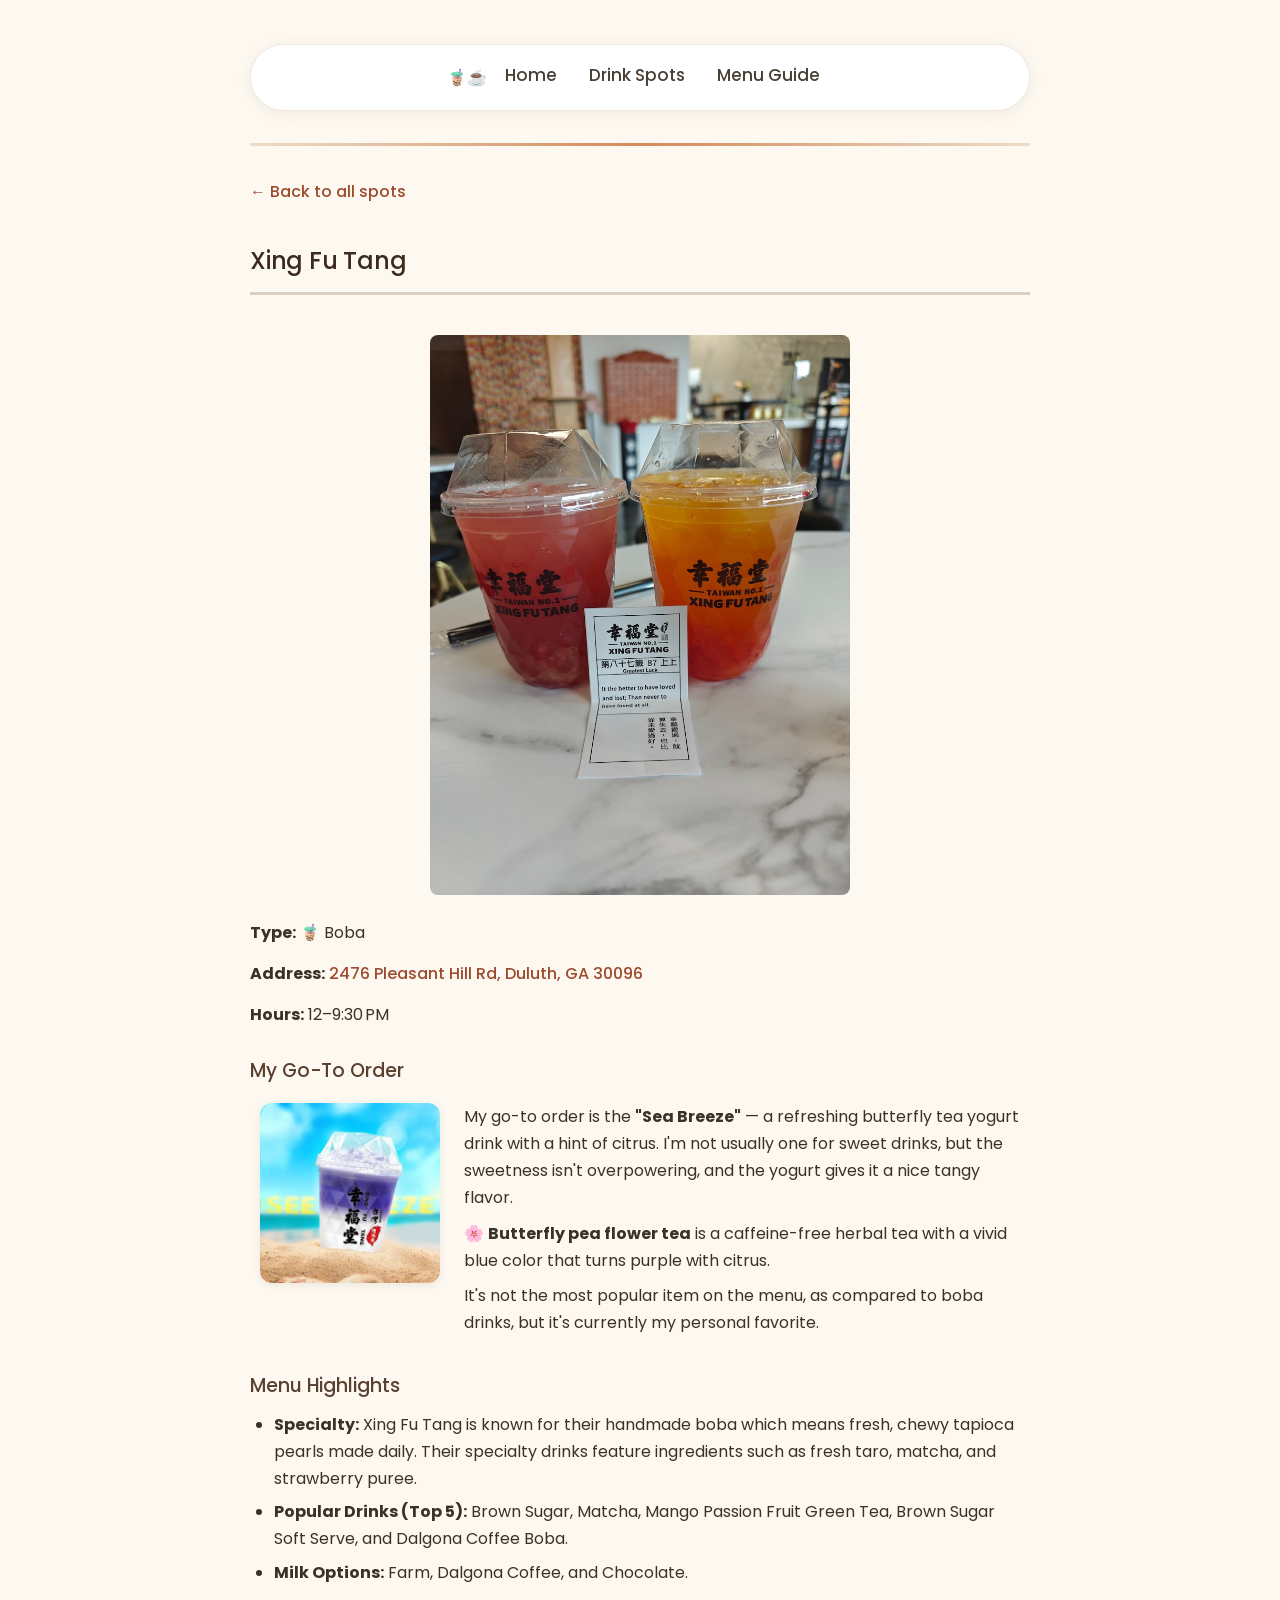
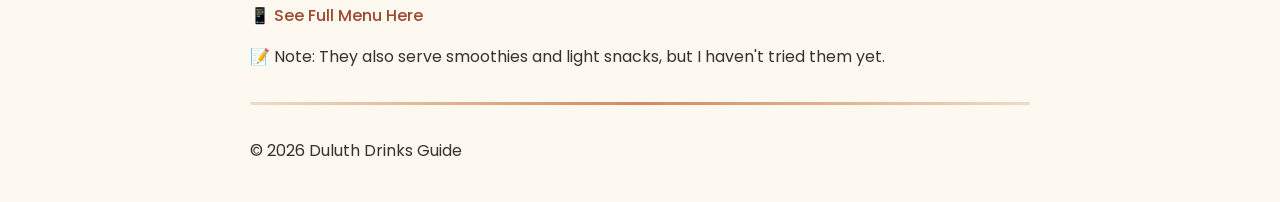
<file: location-xing-fu+tang.html>
<!DOCTYPE html>
<html lang="en">
<head>
    <meta charset="UTF-8">
    <meta name="viewport" content="width=device-width, initial-scale=1.0">

    <link rel="icon" href="data:image/svg+xml,%3Csvg xmlns='http://www.w3.org/2000/svg' viewBox='0 0 100 100'%3E%3Ctext y='.9em' font-size='70'%3E%E2%98%95%3C/text%3E%3Ctext x='40' y='.9em' font-size='55'%3E%F0%9F%A7%8B%3C/text%3E%3C/svg%3E">
    <!-- Reset Stylesheet -->
    <link rel="stylesheet" href="reset.css">
    <!-- Google Fonts (Poppins) -->
    <link href="https://fonts.googleapis.com/css2?family=Poppins:wght@100;200;300;400;500;600;700;800;900&display=swap" rel="stylesheet">
    <!-- My Stylesheet-->
    <link rel="stylesheet" href="style.css">
    
    <title>Xing Fu Tang - Duluth Drinks Guide</title>
</head>
<body>

    <!-- ===== NAVBAR ===== -->
    <nav>
        <ul>
            <li class="nav-logo">🧋☕</li>
            <li><a href="index.html">Home</a></li>
            <li><a href="drink-spots.html">Drink Spots</a></li>
            <li><a href="menu-guide.html">Menu Guide</a></li>
        </ul>
    </nav>

    <hr>

    <!-- Return link -->
    <p><a href="drink-spots.html">&larr; Back to all spots</a></p>

    <!-- Location Name -->
    <h2>Xing Fu Tang</h2>

    <img src="assets/xing-fu-tang.jpg" alt="Xing Fu Tang placement image" class="location-image">

    <p><strong>Type:</strong> 🧋 Boba</p>
    <p><strong>Address:</strong> <a href="https://www.google.com/maps/search/?api=1&query=Xing+Fu+Tang+Duluth+GA" target="_blank" class="map-link">2476 Pleasant Hill Rd, Duluth, GA 30096</a></p>
    <p><strong>Hours:</strong> 12–9:30 PM </p>

    <h3>My Go-To Order</h3>
    <div class="go-to-order">
    <img src="assets/sea-breeze-drink.jpg" alt="Sea Breeze yogurt drink" class="drink-photo">
    <div class="go-to-order-content">
        <p>My go-to order is the <strong>"Sea Breeze"</strong> — a refreshing butterfly tea yogurt drink with a hint of citrus. I'm not usually one for sweet drinks, but the sweetness isn't overpowering, and the yogurt gives it a nice tangy flavor.</p>
        <p>🌸 <strong>Butterfly pea flower tea</strong> is a caffeine-free herbal tea with a vivid blue color that turns purple with citrus.</p>
        <p><em>It's not the most popular item on the menu, as compared to boba drinks, but it's currently my personal favorite.</em></p>
    </div>
    </div>

    <h3>Menu Highlights</h3>
    <ul>
        <li><strong>Specialty:</strong> Xing Fu Tang is known for their handmade boba which means fresh, chewy tapioca pearls made daily. Their specialty drinks feature ingredients such as fresh taro, matcha, and strawberry puree.</li>
        <li><strong>Popular Drinks (Top 5):</strong> Brown Sugar, Matcha, Mango Passion Fruit Green Tea, Brown Sugar Soft Serve, and Dalgona Coffee Boba. </li>
        <li><strong>Milk Options:</strong> Farm, Dalgona Coffee, and Chocolate. </li>
    </ul>
    <p><a href="https://pos.chowbus.com/online-ordering/store/xing-fu-tang/22303" target="_blank" class="menu-link">📱 See Full Menu Here </a></p>

    <p><em>📝 Note: They also serve smoothies and light snacks, but I haven't tried them yet.</em></p>

    <hr>
    <p>&copy; 2026 Duluth Drinks Guide</p>

</body>
</html>
</file>
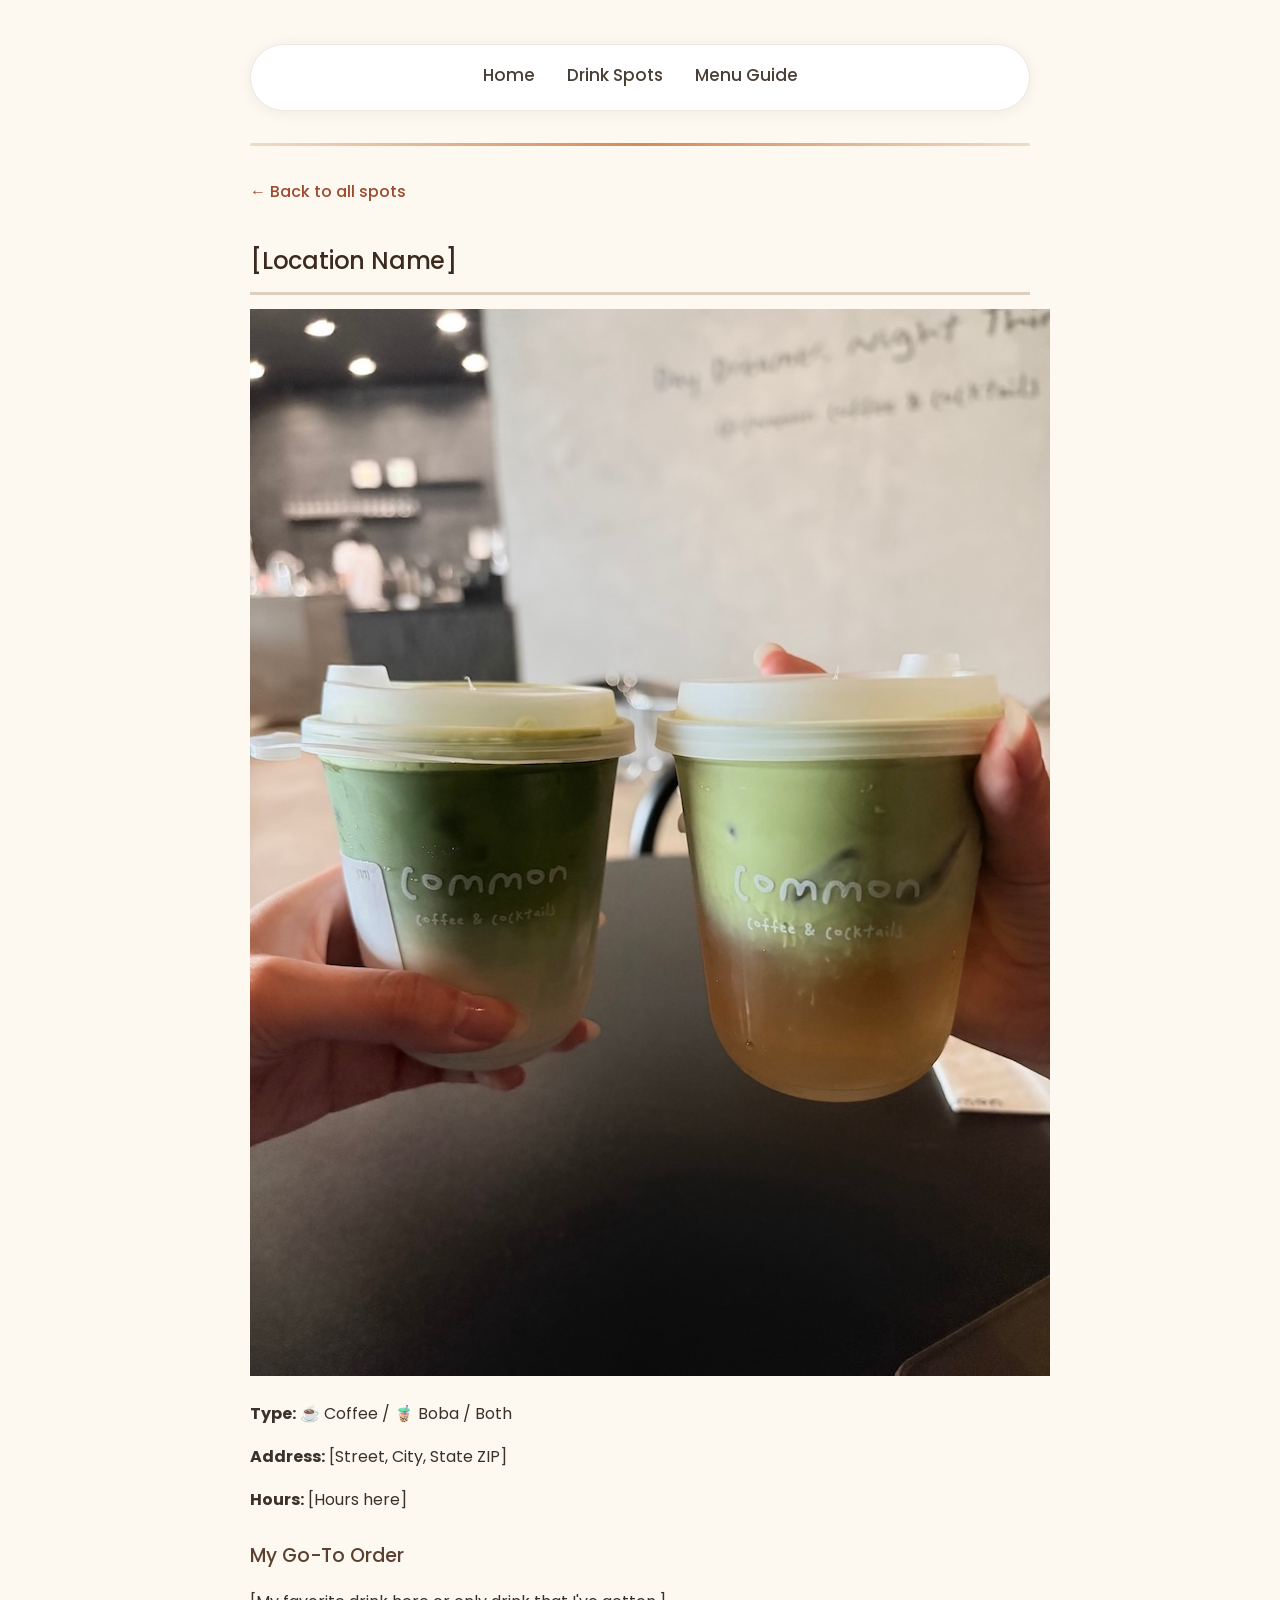
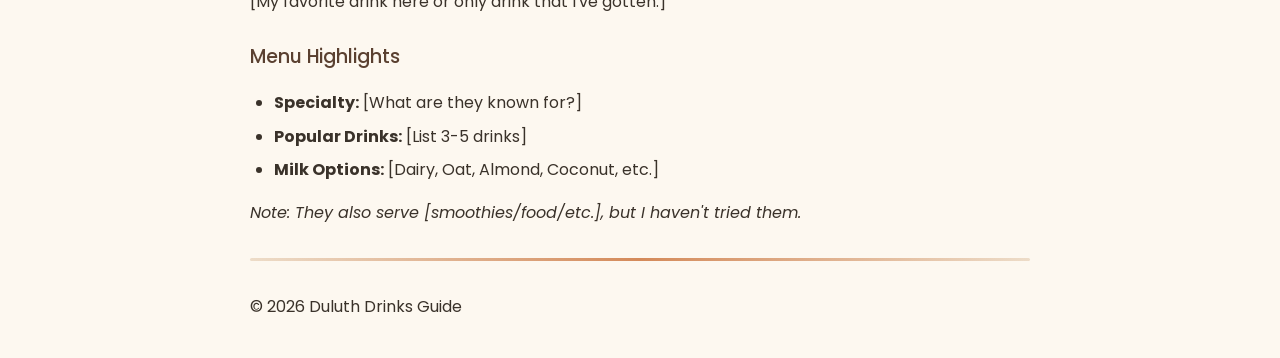
<file: location.html>
<!DOCTYPE html>
<html lang="en">
<head>
    <meta charset="UTF-8">
    <meta name="viewport" content="width=device-width, initial-scale=1.0">

    <!-- Google Fonts (Poppins) -->
    <link href="https://fonts.googleapis.com/css2?family=Poppins:wght@100;200;300;400;500;600;700;800;900&display=swap" rel="stylesheet">
    <!-- My Stylesheet-->
    <link rel="stylesheet" href="style.css">
    
    <title>[Location Name] - Duluth Drinks Guide</title>
</head>
<body>

    <!-- ===== NAVBAR ===== -->
    <nav>
        <ul>
            <li><a href="index.html">Home</a></li>
            <li><a href="drink-spots.html">Drink Spots</a></li>
            <li><a href="menu-guide.html">Menu Guide</a></li>
        </ul>
    </nav>

    <hr>

    <!-- Return link -->
    <p><a href="drink-spots.html">&larr; Back to all spots</a></p>

    <!-- Location Name -->
    <h2>[Location Name]</h2>

    <img src="assets/common-coffee.jpg" alt="Common Coffee placement image" style="margin:auto; height: auto;">

    <p><strong>Type:</strong> ☕ Coffee / 🧋 Boba / Both</p>
    <p><strong>Address:</strong> [Street, City, State ZIP]</p>
    <p><strong>Hours:</strong> [Hours here]</p>

    <h3>My Go-To Order</h3>
    <p>[My favorite drink here or only drink that I've gotten.]</p>

    <h3>Menu Highlights</h3>
    <ul>
        <li><strong>Specialty:</strong> [What are they known for?]</li>
        <li><strong>Popular Drinks:</strong> [List 3-5 drinks]</li>
        <li><strong>Milk Options:</strong> [Dairy, Oat, Almond, Coconut, etc.]</li>
    </ul>

    <p><em>Note: They also serve [smoothies/food/etc.], but I haven't tried them.</em></p>

    <hr>
    <p>&copy; 2026 Duluth Drinks Guide</p>

</body>
</html>
</file>
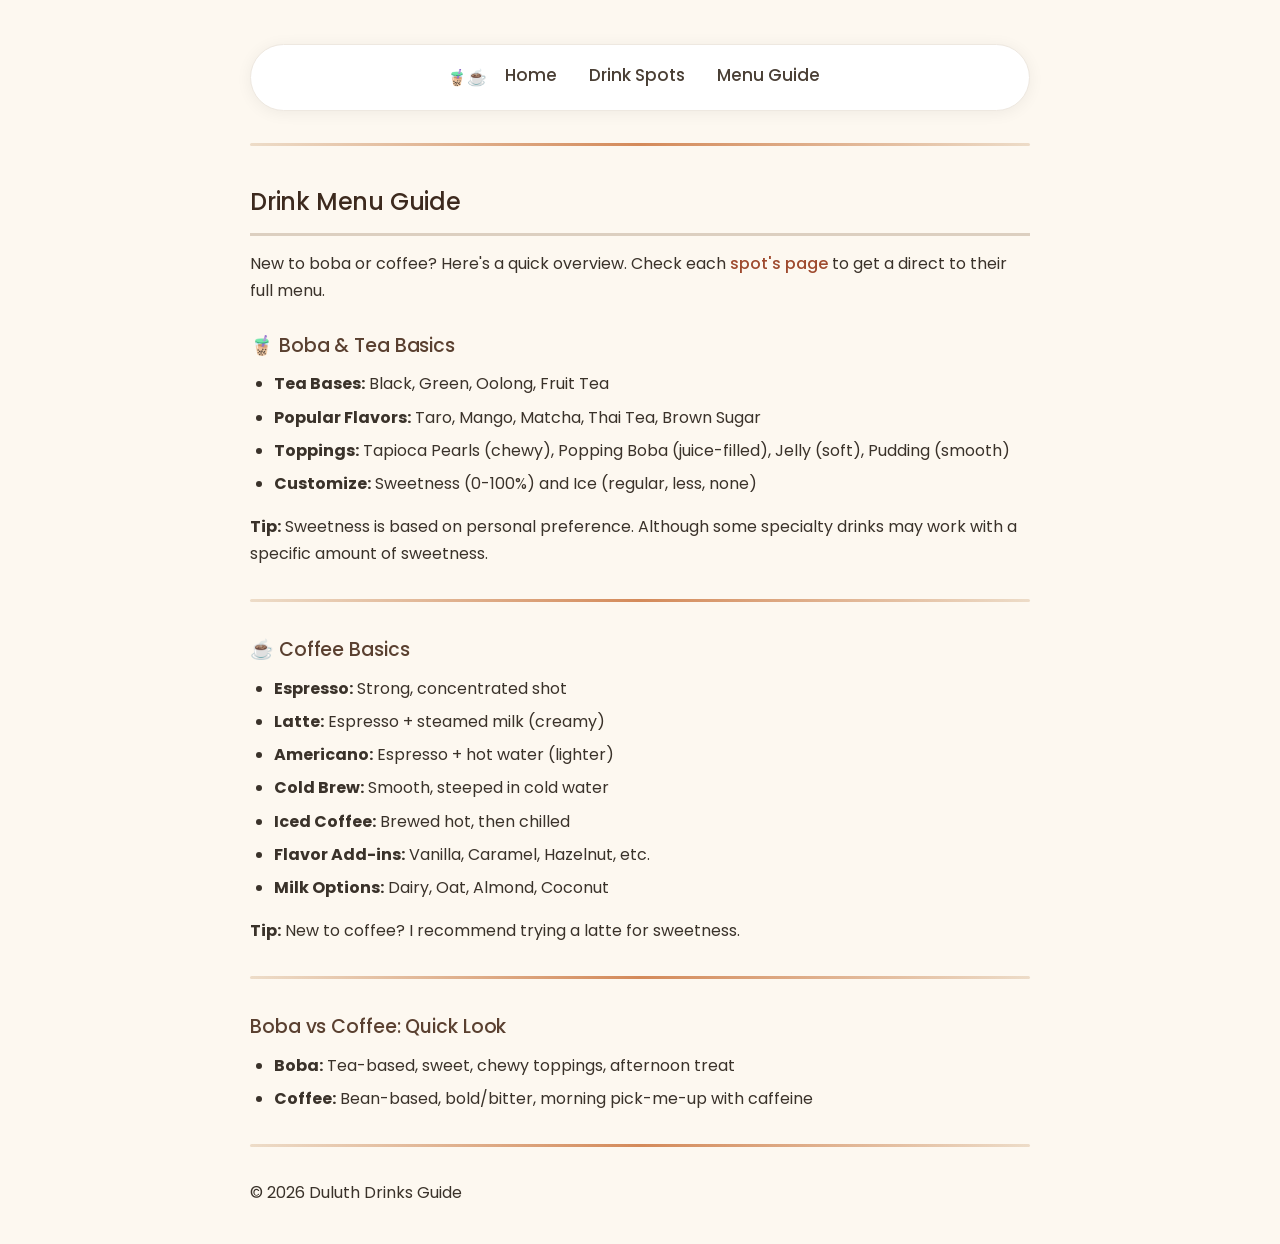
<file: menu-guide.html>
<!DOCTYPE html>
<html lang="en">
<head>
    <meta charset="UTF-8">
    <meta name="viewport" content="width=device-width, initial-scale=1.0">

    <link rel="icon" href="data:image/svg+xml,%3Csvg xmlns='http://www.w3.org/2000/svg' viewBox='0 0 100 100'%3E%3Ctext y='.9em' font-size='70'%3E%E2%98%95%3C/text%3E%3Ctext x='40' y='.9em' font-size='55'%3E%F0%9F%A7%8B%3C/text%3E%3C/svg%3E">
    <!-- Reset Stylesheet -->
    <link rel="stylesheet" href="reset.css">
    <!-- Google Fonts (Poppins) -->
    <link href="https://fonts.googleapis.com/css2?family=Poppins:wght@100;200;300;400;500;600;700;800;900&display=swap" rel="stylesheet">
    <!-- My Stylesheet-->
    <link rel="stylesheet" href="style.css">

    <title>Menu Guide</title>
</head>
<body>

    <!-- ===== NAVBAR ===== -->
    <nav>
        <ul>
            <li class="nav-logo">🧋☕</li>
            <li><a href="index.html">Home</a></li>
            <li><a href="drink-spots.html">Drink Spots</a></li>
            <li><a href="menu-guide.html">Menu Guide</a></li>
        </ul>
    </nav>

    <hr>

    <h2>Drink Menu Guide</h2>
    <p>New to boba or coffee? Here's a quick overview. Check each <a href="drink-spots.html">spot's page</a> to get a direct to their full menu.</p>

    <!-- Boba Section -->
    <h3>🧋 Boba &amp; Tea Basics</h3>
    <ul>
        <li><strong>Tea Bases:</strong> Black, Green, Oolong, Fruit Tea</li>
        <li><strong>Popular Flavors:</strong> Taro, Mango, Matcha, Thai Tea, Brown Sugar</li>
        <li><strong>Toppings:</strong> Tapioca Pearls (chewy), Popping Boba (juice-filled), Jelly (soft), Pudding (smooth)</li>
        <li><strong>Customize:</strong> Sweetness (0-100%) and Ice (regular, less, none)</li>
    </ul>
    <p><strong>Tip:</strong> Sweetness is based on personal preference. Although some specialty drinks may work with a specific amount of sweetness.</p>

    <hr>

    <!-- Coffee Section -->
    <h3>☕ Coffee Basics</h3>
    <ul>
        <li><strong>Espresso:</strong> Strong, concentrated shot</li>
        <li><strong>Latte:</strong> Espresso + steamed milk (creamy)</li>
        <li><strong>Americano:</strong> Espresso + hot water (lighter)</li>
        <li><strong>Cold Brew:</strong> Smooth, steeped in cold water</li>
        <li><strong>Iced Coffee:</strong> Brewed hot, then chilled</li>
        <li><strong>Flavor Add-ins:</strong> Vanilla, Caramel, Hazelnut, etc.</li>
        <li><strong>Milk Options:</strong> Dairy, Oat, Almond, Coconut</li>
    </ul>
    <p><strong>Tip:</strong> New to coffee? I recommend trying a latte for sweetness.</p>

    <hr>

    <!-- Bonus: Comparison (Might Scrap) -->
    <h3>Boba vs Coffee: Quick Look</h3>
    <ul>
        <li><strong>Boba:</strong> Tea-based, sweet, chewy toppings, afternoon treat</li>
        <li><strong>Coffee:</strong> Bean-based, bold/bitter, morning pick-me-up with caffeine</li>
    </ul>

    <hr>
    <p>&copy; 2026 Duluth Drinks Guide</p>

</body>
</html>
</file>
<file: style.css>
@import url('https://fonts.googleapis.com/css2?family=Poppins:wght@300;400;500;600;700&display=swap');

/* ===== GLOBAL STYLES ===== */
body {
    background-color: #fdf8f0;
    font-family: 'Poppins', -apple-system, BlinkMacSystemFont, 'Segoe UI', Roboto, sans-serif;
    max-width: 780px;
    margin: 0 auto;
    padding: 24px 28px;
    line-height: 1.7;
    color: #2a2420;
    font-weight: 400;
}

/* ===== CLAMPED FONT SIZES ===== */
:root{
    --font-size-h1: clamp(1rem, 5rem +1.5vw, 10rem);
    --font-size-h2: clamp(1rem, 3rem +1.5vw, 5rem);
    --font-size-h3: clamp(1rem, 2rem +1.5vw, 3rem);
    --font-size-p: clamp(1rem, 1rem +1vw, 1.5rem);
}

/* ===== HEADINGS ===== */
h1 {
    color: #2c1810;
    font-size: 34px;
    font-weight: 600;
    margin-top: 8px;
    margin-bottom: 6px;
    letter-spacing: -0.3px;
    text-align: center;
}

h2 {
    color: #3d2a1e;
    font-size: 24px;
    font-weight: 500;
    margin-top: 36px;
    margin-bottom: 14px;
    padding-bottom: 10px;
    border-bottom: 3px solid #dccfc0;
    letter-spacing: -0.2px;
}

h3 {
    color: #5a4030;
    font-size: 19px;
    font-weight: 500;
    margin-top: 26px;
    margin-bottom: 8px;
    letter-spacing: -0.1px;
}

/* ===== PARAGRAPHS ===== */
p {
    color: #3a322a;
    margin-bottom: 14px;
    font-weight: 400;
}

/* ===== NAVBAR ===== */
nav {
    margin-top: 20px;
    margin-bottom: 10px;
}

nav ul {
    list-style: none;
    padding: 0;
    margin: 0;
    display: flex;
    align-items: center;
    gap: 4px;
    justify-content: center;
    background-color: #ffffff;
    padding: 10px 22px;
    border-radius: 40px;
    box-shadow: 0 2px 16px rgba(0, 0, 0, 0.06);
    border: 1px solid #eee8e0;
}

.nav-logo {
    list-style: none;
    margin: 0;
    padding: 0;
}

.nav-logo a {
    font-size: 26px;
    text-decoration: none;
    padding: 6px 14px;
    border-radius: 24px;
    transition: all 0.2s ease;
    color: #4a3520;
    line-height: 1.2;
    display: inline-block;
}

.nav-logo a:hover {
    background-color: #f5ede4;
    color: #2c1810;
}

nav ul li:not(.nav-logo) a {
    color: #4a3f35;
    text-decoration: none;
    font-weight: 500;
    font-size: 17px;
    padding: 6px 14px 4px 14px;
    border-radius: 24px;
    transition: all 0.2s ease;
    display: inline-block;
}

nav ul li:not(.nav-logo) a:hover {
    background-color: #f5ede4;
    color: #2c1810;
}

/* ===== LINKS ===== */
a {
    color: #9e4a2e;
    text-decoration: none;
    font-weight: 500;
    transition: color 0.2s ease;
}

a:hover {
    color: #e8925a;
    text-decoration: underline;
}

/* ===== LISTS ===== */
ul {
    list-style-type: disc; 
    padding-left: 24px;
    margin-bottom: 16px;
    color: #3a322a;
}

ul li {
    margin-bottom: 6px;
}

/* ===== DIVIDERS ===== */
hr {
    border: none;
    height: 3px;
    background: linear-gradient(to right, #eddcc8, #d48a5a, #eddcc8);
    margin: 32px 0;
    border-radius: 4px;
}

/* ===== FOOTER ===== */
footer {
    text-align: center;
    color: #9a8a7a;
    font-size: 13px;
    font-weight: 400;
    margin-top: 32px;
    padding-top: 20px;
    border-top: 2px solid #e8ddd0;
    letter-spacing: 0.3px;
}

/* ===== HEADER SUBTITLE ===== */
header p {
    color: #7a6a5a;
    font-size: 18px;
    font-weight: 300;
    text-align: center;
    margin-top: -2px;
    margin-bottom: 20px;
    letter-spacing: 0.2px;
}

/* ===== CUSTOM CLASSES ===== */

#biggest {
    font-size: 23px;
    font-weight: 500;
}

strong {
    font-weight: 700 !important;
}

/* ===== LOCATION PAGE IMAGE ===== */
.location-image {
    display: block;
    max-width: 420px;
    width: 85%;
    height: auto;
    margin: 40px auto 24px auto;
    border-radius: 8px;
}

/* ===== MEDIA QUERIES (May change later)===== */
@media screen and (max-width: 768px) {
  html{
    font-size: 12px;
  }
}

/* ===== GO-TO ORDER SECTION ===== */
.go-to-order {
    display: flex;
    align-items: flex-start; 
    gap: 24px;
    margin: 16px 0 20px 0;
    padding: 0 10px;          
}

.drink-photo {
    max-width: 180px;         
    width: 100%;
    height: auto;
    border-radius: 12px;
    flex-shrink: 0;
    box-shadow: 0 2px 8px rgba(0, 0, 0, 0.08);
}

.go-to-order-content {
    flex: 1;
}

.go-to-order-content p {
    margin-bottom: 8px;
}

@media (max-width: 550px) {
    .go-to-order {
        flex-direction: column;
        align-items: center;
        text-align: center;
        padding: 0;
    }
}
</file>
<file: 2-2 Input/styles.css>
:root{
  --bg1:#fdf1e7;
  --bg2:#f6d8e0;
  --panel:#ffffff;
  --ink:#3a2e2e;
  --accent:#e08a6b;
}

*, *::before, *::after{
  box-sizing:border-box;
}

html, body{
  margin:0;
  padding:0;
}

body{
  font-family:'Segoe UI',Helvetica,Arial,sans-serif;
  background:#fbeee6;
  color:var(--ink);
  min-height:100vh;
  padding:40px 24px;
}

/* ---------- Desktop layout (two columns) ---------- */
.layout{
  display:grid;
  grid-template-columns:420px 300px;
  column-gap:32px;
  row-gap:24px;
  align-items:start;
  justify-content:center;
  margin:0 auto;
  max-width:820px;
}

/* ---------- Header ---------- */
.header{
  grid-column:1;
  grid-row:1;
}
.header h1{
  font-size:26px;
  margin:0 0 6px;
  line-height:1.2;
}
.header .sub{
  font-size:15px;
  color:#8a7a72;
  margin:0;
}

/* Spacer sits above the panel so its top aligns with the poster's top */
.header-spacer{
  grid-column:2;
  grid-row:1;
}

/* ---------- Poster ---------- */
#poster{
  grid-column:1;
  grid-row:2;
  position:relative;
  width:100%;
  aspect-ratio:420 / 600;
  background:linear-gradient(160deg,var(--bg1),var(--bg2));
  border-radius:14px;
  overflow:hidden;
  box-shadow:0 10px 30px rgba(0,0,0,.15);
  border:6px solid #fff;
}

/* ---------- Panel ---------- */
#panel{
  grid-column:2;
  grid-row:2;
  width:100%;
  background:var(--panel);
  border-radius:14px;
  padding:16px 18px;
  box-shadow:0 6px 20px rgba(0,0,0,.08);
  font-size:13px;
  align-self:start;
}

/* ---------- Poster elements ---------- */
.element{
  position:absolute;
  cursor:grab;
  user-select:none;
  transform-origin:center center;
  white-space:nowrap;
}
.element.selected{
  outline:2px dashed var(--accent);
  outline-offset:6px;
  border-radius:6px;
}
.element svg{ display:block; width:100%; height:100%; }

.text-el{
  font-family:'Fredoka','Segoe UI',sans-serif;
  font-weight:700;
  text-shadow:0 1px 2px rgba(0,0,0,.08);
}
#dom-title{
  font-family:'Fredoka', sans-serif;
  font-weight:700;
  letter-spacing:0.5px;
}
#dom-sub{
  font-family:'Quicksand', sans-serif;
  font-weight:600;
  letter-spacing:1.5px;
  text-transform:uppercase;
}

/* ---------- Chooser ---------- */
.chooser{
  display:flex;
  flex-wrap:wrap;
  gap:6px;
  margin-bottom:14px;
}
.chooser button{
  border:1px solid #e6d9d2;
  background:#fff8f4;
  color:var(--ink);
  border-radius:20px;
  padding:6px 12px;
  font-size:12px;
  cursor:pointer;
}
.chooser button.active{
  background:var(--accent);
  color:#fff;
  border-color:var(--accent);
}

/* ---------- Controls ---------- */
.row{ margin-bottom:12px; }
label{
  display:flex;
  justify-content:space-between;
  font-size:12px;
  color:#6b5c54;
  margin-bottom:4px;
}
input[type=range]{ width:100%; }
input[type=text]{
  width:100%;
  padding:6px 8px;
  border:1px solid #e6d9d2;
  border-radius:6px;
  font-size:13px;
}
input[type=color]{
  width:100%;
  height:30px;
  border:none;
  border-radius:6px;
  cursor:pointer;
}
.color-row{ display:none; }
.text-row{ display:none; }
hr{
  border:none;
  border-top:1px solid #eee;
  margin:14px 0;
}
#resetBtn{
  width:100%;
  padding:8px;
  border:none;
  border-radius:8px;
  background:#eee;
  color:#555;
  cursor:pointer;
  font-size:12px;
}

  /* Mobile View Section */
@media (max-width: 820px){

  body{
    padding:16px 12px 40px;
  }

  /* Kill Desktop Grid */
  .layout{
    display:block;         
    max-width:480px;
    margin:0 auto;
  }

  .header{
    display:block;
    margin:0 0 16px;
  }
  .header h1{ font-size:22px; }
  .header .sub{ font-size:14px; }

  /* Spacer is desktop-only; hide it */
  .header-spacer{ display:none; }

  /* Poster becomes a normal block with derived height */
  #poster{
    display:block;
    position:relative;
    width:100%;
    height:auto;
    aspect-ratio:420 / 600;
    margin:0 0 20px;       /* explicit gap BELOW the poster */
    grid-column:auto;
    grid-row:auto;
  }

  /* Panel becomes a normal block that flows after the poster */
  #panel{
    display:block;
    position:static;      
    width:100%;
    margin:0;              
    grid-column:auto;
    grid-row:auto;
    z-index:auto;
  }
}
</file>
